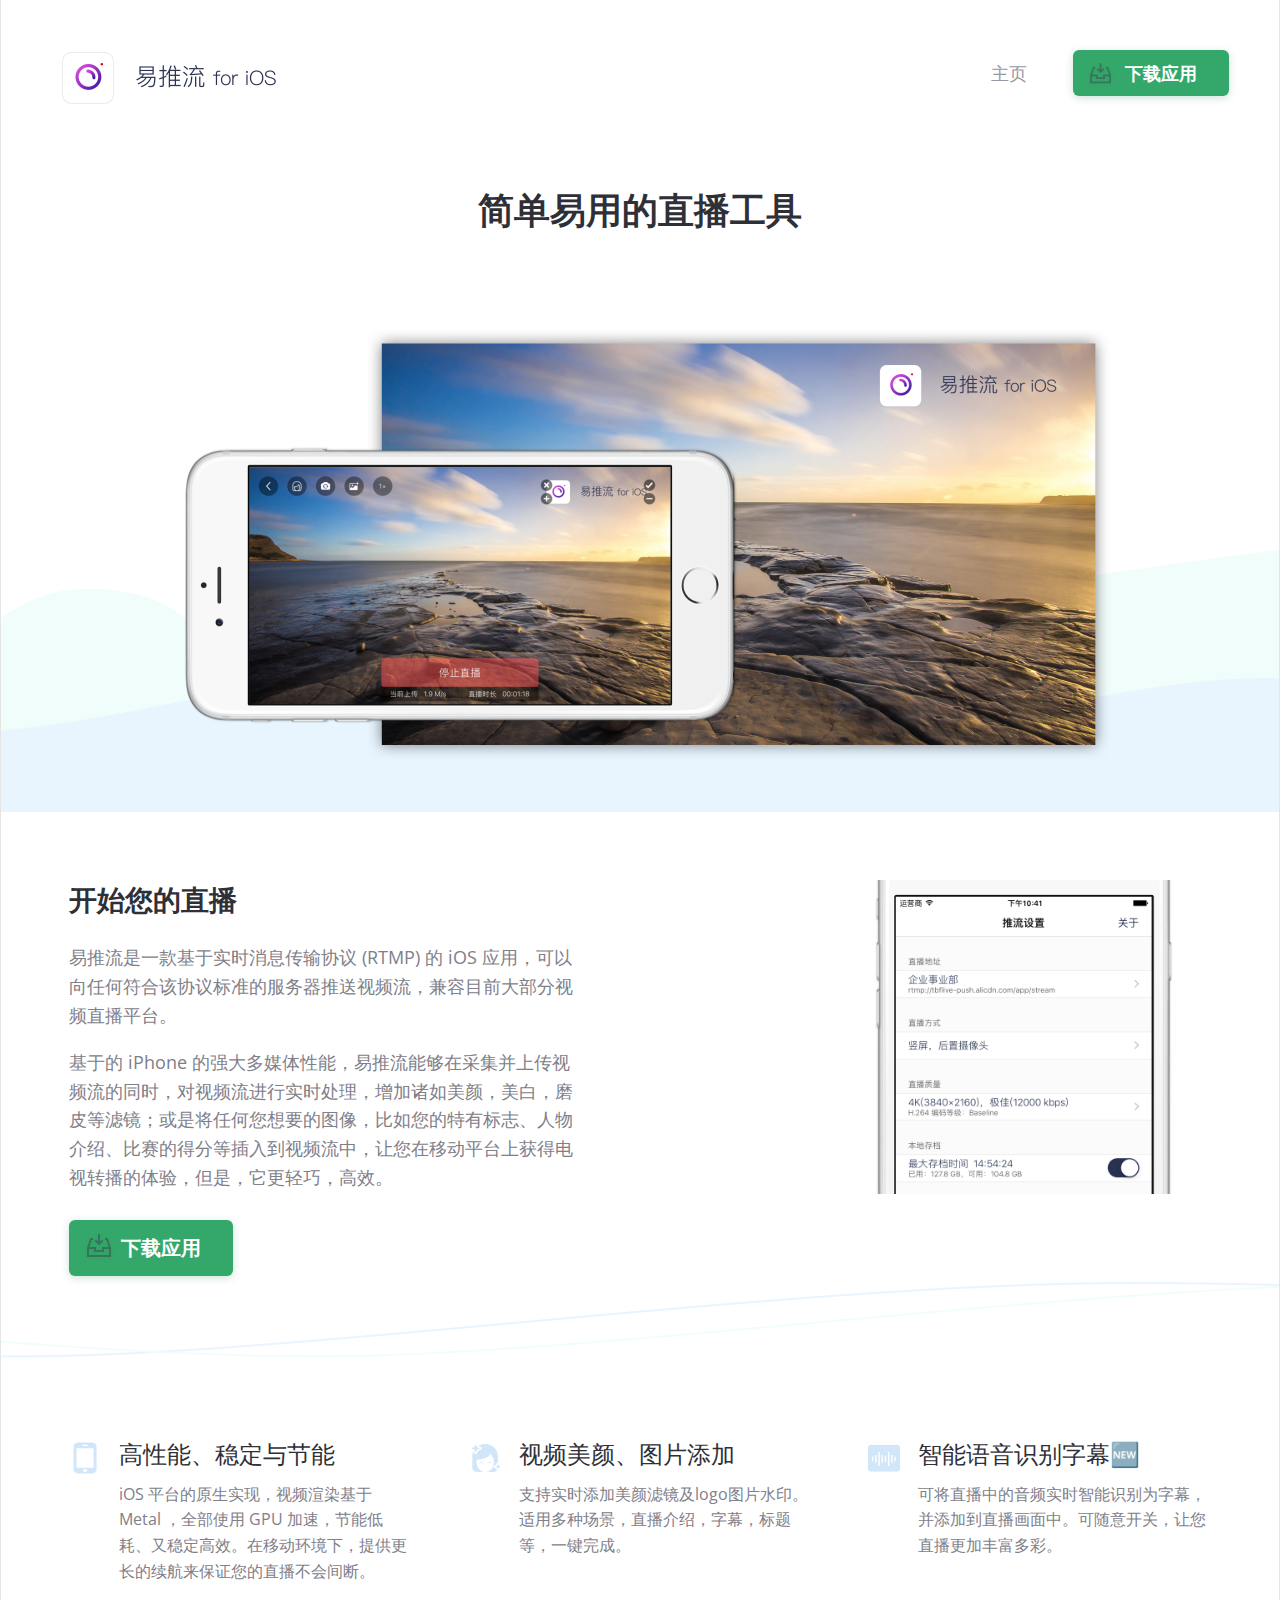
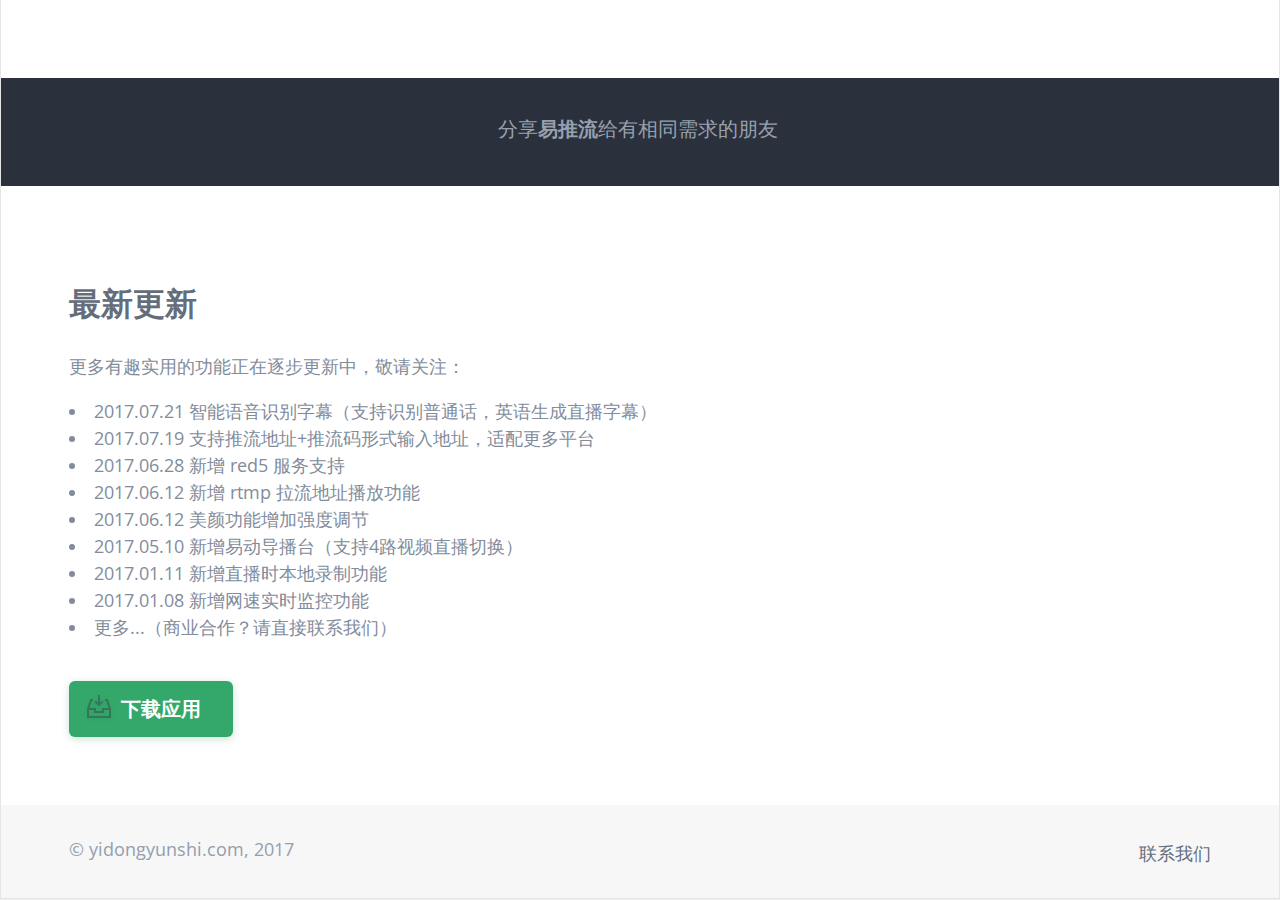
<file: index.html>
<!doctype html>
<html>

<head>
  <meta charset="utf-8">
  <meta http-equiv="X-UA-Compatible" content="IE=edge,chrome=1">
  <title>易推流 - 泛用型直播工具</title>
  <meta name="description" content="易推流">
  <meta name="viewport" content="width=device-width, initial-scale=1, maximum-scale=1">

  <link href='https://fonts.googleapis.com/css?family=Open+Sans:400,600,700' rel='stylesheet' type='text/css'>
  <link rel="stylesheet" href="css/normalize.min.css">
  <link rel="stylesheet" href="css/main.css">

  <!--[if lt IE 9]>
      <script src="//html5shiv.googlecode.com/svn/trunk/html5.js"></script>
  <![endif]-->
</head>

<body>
  <div class="l-container">
    <header class="navigation">
      <a href="./"><img class="logo" src="img/logo.png" alt="易推流" /></a>
      <nav>
        <a class="nav-link is-active" href="./">主页</a>
        <a href="https://itunes.apple.com/cn/app/id1185568023" class="download-button download-button--small">下载应用</a>
      </nav>
    </header>

<section class="preview">
  <h1 class="slogan">简单易用的直播工具</h1>
  <img src="./img/screenshot.png" alt="" />
</section>
<section class="introduction">
  <div class="content">
    <h2>开始您的直播</h2>
    <img src="./img/start-broadcast.png" alt="Start Broadcast" />
    <p>易推流是一款基于实时消息传输协议 (RTMP) 的 iOS 应用，可以向任何符合该协议标准的服务器推送视频流，兼容目前大部分视频直播平台。</p>
    <p>基于的 iPhone 的强大多媒体性能，易推流能够在采集并上传视频流的同时，对视频流进行实时处理，增加诸如美颜，美白，磨皮等滤镜；或是将任何您想要的图像，比如您的特有标志、人物介绍、比赛的得分等插入到视频流中，让您在移动平台上获得电视转播的体验，但是，它更轻巧，高效。</p>
    <a href="https://itunes.apple.com/cn/app/id1185568023" class="download-button">下载应用</a>
  </div>
</section>
<ul class="features">
  <li class="feature feature-performance">
    <h3>高性能、稳定与节能</h3>
    <p> iOS 平台的原生实现，视频渲染基于 Metal ，全部使用 GPU 加速，节能低耗、又稳定高效。在移动环境下，提供更长的续航来保证您的直播不会间断。</p>
  </li>
  <li class="feature feature-ios">
    <h3>视频美颜、图片添加</h3>
    <p>支持实时添加美颜滤镜及logo图片水印。适用多种场景，直播介绍，字幕，标题等，一键完成。</p>
    <!--<p class="note">为了保证最佳的推流质量，在使用 4K 分辨率时，请采用专线网络，或者提早测试移动网络拥挤时的推流质量。</p> -->
  </li>
  <li class="feature feature-speech ">
    <h3 >智能语音识别字幕🆕</h3>
    <p>可将直播中的音频实时智能识别为字幕，并添加到直播画面中。可随意开关，让您直播更加丰富多彩。</p>
  </li>
</ul>
<section class="tweet">
  <span class="share-prompt">分享<b>易推流</b>给有相同需求的朋友</span>
</section>
<section class="last-thing">
  <h2>最新更新</h2>
  <div class="content">
    <p>更多有趣实用的功能正在逐步更新中，敬请关注：</p>
    <ol>
      <li>2017.07.21 智能语音识别字幕（支持识别普通话，英语生成直播字幕）</li>
      <li>2017.07.19 支持推流地址+推流码形式输入地址，适配更多平台</li>
      <li>2017.06.28 新增 red5 服务支持</li>
      <li>2017.06.12 新增 rtmp 拉流地址播放功能</li>
      <li>2017.06.12 美颜功能增加强度调节</li>
      <li>2017.05.10 新增易动导播台（支持4路视频直播切换）</li>
      <li>2017.01.11 新增直播时本地录制功能</li>
      <li>2017.01.08 新增网速实时监控功能</li>
      <li>更多...（商业合作？请直接联系我们）</li>
    </ol>
  </div>
  <a href="https://itunes.apple.com/cn/app/id1185568023" class="download-button">下载应用</a>
</section>
    <footer class="footer">
      <p class="copyright">© yidongyunshi.com, 2017</p>
      <nav>
        <a href="mailto:feedback@yidongyunshi.com">联系我们</a>
      </nav>
    </footer>
  </div>
  <script>
  (function(i,s,o,g,r,a,m){i['GoogleAnalyticsObject']=r;i[r]=i[r]||function(){
  (i[r].q=i[r].q||[]).push(arguments)},i[r].l=1*new Date();a=s.createElement(o),
  m=s.getElementsByTagName(o)[0];a.async=1;a.src=g;m.parentNode.insertBefore(a,m)
  })(window,document,'script','https://www.google-analytics.com/analytics.js','ga');
  ga('create', 'UA-89976596-1', 'auto');
  ga('send', 'pageview');
  </script>
</html>
</file>
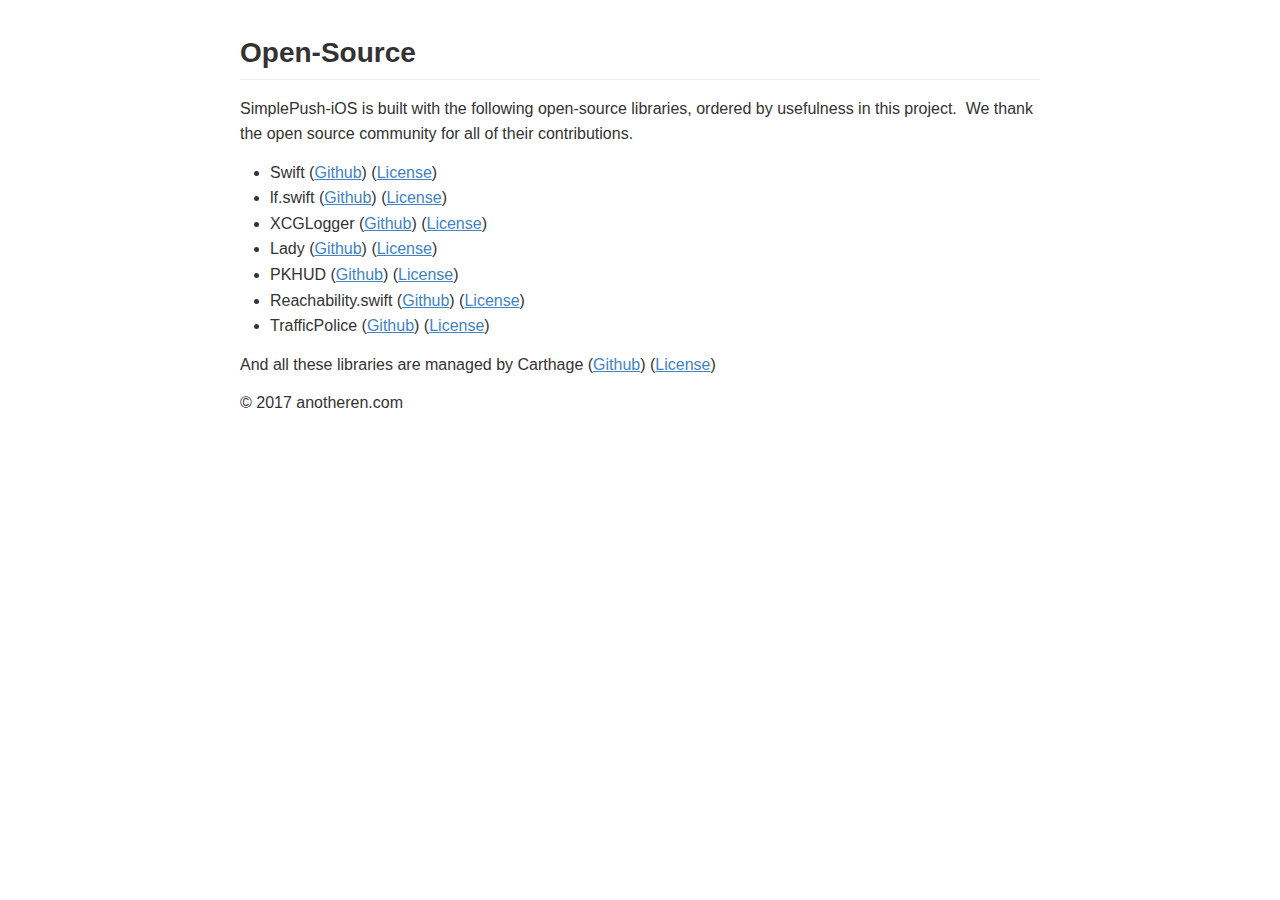
<file: app/open_source.html>
<!doctype html>
<html>
<head>
<meta charset='UTF-8'><meta name='viewport' content='width=device-width initial-scale=1'>
<title>open_source.md</title><link href='http://fonts.googleapis.com/css?family=Open+Sans:400italic,700italic,700,400&subset=latin,latin-ext' rel='stylesheet' type='text/css'><style type='text/css'>html, body {overflow-x: initial !important;}html { font-size: 14px; background-color: rgb(255, 255, 255); color: rgb(51, 51, 51); }
body { margin: 0px; padding: 0px; height: auto; bottom: 0px; top: 0px; left: 0px; right: 0px; font-family: 'Helvetica Neue', Helvetica, Arial, sans-serif; font-size: 1rem; line-height: 1.42857143; overflow-x: hidden; background-image: inherit; background-size: inherit; background-attachment: inherit; background-origin: inherit; background-clip: inherit; background-color: inherit; background-position: inherit inherit; background-repeat: inherit inherit; }
a:active, a:hover { outline: 0px; }
.in-text-selection, ::selection { background-color: rgb(181, 214, 252); text-shadow: none; background-position: initial initial; background-repeat: initial initial; }
#write { margin: 0px auto; height: auto; width: inherit; word-break: normal; word-wrap: break-word; position: relative; padding-bottom: 70px; white-space: pre-wrap; overflow-x: auto; }
.for-image #write { padding-left: 8px; padding-right: 8px; }
body.typora-export { padding-left: 30px; padding-right: 30px; }
@media screen and (max-width: 500px) { 
  body.typora-export { padding-left: 0px; padding-right: 0px; }
  .CodeMirror-sizer { margin-left: 0px !important; }
  .CodeMirror-gutters { display: none !important; }
}
.typora-export #write { margin: 0px auto; }
#write > p:first-child, #write > ul:first-child, #write > ol:first-child, #write > pre:first-child, #write > blockquote:first-child, #write > div:first-child, #write > table:first-child { margin-top: 30px; }
#write li > table:first-child { margin-top: -20px; }
img { max-width: 100%; vertical-align: middle; }
input, button, select, textarea { color: inherit; font-family: inherit; font-size: inherit; font-style: inherit; font-variant-caps: inherit; font-weight: inherit; line-height: inherit; }
input[type="checkbox"], input[type="radio"] { line-height: normal; padding: 0px; }
::before, ::after, * { box-sizing: border-box; }
#write p, #write h1, #write h2, #write h3, #write h4, #write h5, #write h6, #write div, #write pre { width: inherit; }
#write p, #write h1, #write h2, #write h3, #write h4, #write h5, #write h6 { position: relative; }
h1 { font-size: 2rem; }
h2 { font-size: 1.8rem; }
h3 { font-size: 1.6rem; }
h4 { font-size: 1.4rem; }
h5 { font-size: 1.2rem; }
h6 { font-size: 1rem; }
p { -webkit-margin-before: 1rem; -webkit-margin-after: 1rem; -webkit-margin-start: 0px; -webkit-margin-end: 0px; }
.mathjax-block { margin-top: 0px; margin-bottom: 0px; -webkit-margin-before: 0rem; -webkit-margin-after: 0rem; }
.hidden { display: none; }
.md-blockmeta { color: rgb(204, 204, 204); font-weight: bold; font-style: italic; }
a { cursor: pointer; }
#write input[type="checkbox"] { cursor: pointer; width: inherit; height: inherit; margin: 4px 0px 0px; }
tr { page-break-inside: avoid; page-break-after: auto; }
thead { display: table-header-group; }
table { border-collapse: collapse; border-spacing: 0px; width: 100%; overflow: auto; page-break-inside: auto; text-align: left; }
table.md-table td { min-width: 80px; }
.CodeMirror-gutters { border-right-width: 0px; background-color: inherit; }
.CodeMirror { text-align: left; }
.CodeMirror-placeholder { opacity: 0.3; }
.CodeMirror pre { padding: 0px 4px; }
.CodeMirror-lines { padding: 0px; }
div.hr:focus { cursor: none; }
pre { white-space: pre-wrap; }
.CodeMirror-gutters { margin-right: 4px; }
.md-fences { font-size: 0.9rem; display: block; page-break-inside: avoid; text-align: left; overflow: visible; white-space: pre; background-image: inherit; background-size: inherit; background-attachment: inherit; background-origin: inherit; background-clip: inherit; background-color: inherit; position: relative !important; background-position: inherit inherit; background-repeat: inherit inherit; }
.md-diagram-panel { width: 100%; margin-top: 10px; text-align: center; padding-top: 0px; padding-bottom: 8px; overflow-x: auto; }
.md-fences .CodeMirror.CodeMirror-wrap { top: -1.6em; margin-bottom: -1.6em; }
.md-fences.mock-cm { white-space: pre-wrap; }
.show-fences-line-number .md-fences { padding-left: 0px; }
.show-fences-line-number .md-fences.mock-cm { padding-left: 40px; }
.footnotes { opacity: 0.8; font-size: 0.9rem; padding-top: 1em; padding-bottom: 1em; }
.footnotes + .footnotes { margin-top: -1em; }
.md-reset { margin: 0px; padding: 0px; border: 0px; outline: 0px; vertical-align: top; background-color: transparent; text-decoration: none; text-shadow: none; float: none; position: static; width: auto; height: auto; white-space: nowrap; cursor: inherit; line-height: normal; font-weight: normal; text-align: left; box-sizing: content-box; direction: ltr; background-position: initial initial; background-repeat: initial initial; }
li div { padding-top: 0px; }
blockquote { margin: 1rem 0px; }
li p, li .mathjax-block { margin: 0.5rem 0px; }
li { margin: 0px; position: relative; }
blockquote > :last-child { margin-bottom: 0px; }
blockquote > :first-child { margin-top: 0px; }
.footnotes-area { color: rgb(136, 136, 136); margin-top: 0.714rem; padding-bottom: 0.143rem; }
@media print { 
  html, body { height: 100%; }
  .typora-export * { -webkit-print-color-adjust: exact; }
  h1, h2, h3, h4, h5, h6 { page-break-after: avoid; break-after: avoid-page; orphans: 2; }
  p { orphans: 4; }
  html.blink-to-pdf { font-size: 13px; }
  .typora-export #write { padding-left: 1cm; padding-right: 1cm; }
  .typora-export #write::after { height: 0px; }
  @page { margin: 20mm 0mm; }
}
.footnote-line { margin-top: 0.714em; font-size: 0.7em; }
a img, img a { cursor: pointer; }
pre.md-meta-block { font-size: 0.8rem; min-height: 2.86rem; white-space: pre-wrap; background-color: rgb(204, 204, 204); display: block; overflow-x: hidden; background-position: initial initial; background-repeat: initial initial; }
p .md-image:only-child { display: inline-block; width: 100%; text-align: center; }
#write .MathJax_Display { margin: 0.8em 0px 0px; }
.mathjax-block { white-space: pre; overflow: hidden; width: 100%; }
p + .mathjax-block { margin-top: -1.143rem; }
.mathjax-block:not(:empty)::after { display: none; }
[contenteditable="true"]:active, [contenteditable="true"]:focus { outline: none; box-shadow: none; }
.task-list { list-style-type: none; }
.task-list-item { position: relative; padding-left: 1em; }
.task-list-item input { position: absolute; top: 0px; left: 0px; }
.math { font-size: 1rem; }
.md-toc { min-height: 3.58rem; position: relative; font-size: 0.9rem; border-top-left-radius: 10px; border-top-right-radius: 10px; border-bottom-right-radius: 10px; border-bottom-left-radius: 10px; }
.md-toc-content { position: relative; margin-left: 0px; }
.md-toc::after, .md-toc-content::after { display: none; }
.md-toc-item { display: block; color: rgb(65, 131, 196); text-decoration: none; }
.md-toc-inner:hover { }
.md-toc-inner { display: inline-block; cursor: pointer; }
.md-toc-h1 .md-toc-inner { margin-left: 0px; font-weight: bold; }
.md-toc-h2 .md-toc-inner { margin-left: 2em; }
.md-toc-h3 .md-toc-inner { margin-left: 4em; }
.md-toc-h4 .md-toc-inner { margin-left: 6em; }
.md-toc-h5 .md-toc-inner { margin-left: 8em; }
.md-toc-h6 .md-toc-inner { margin-left: 10em; }
@media screen and (max-width: 48em) { 
  .md-toc-h3 .md-toc-inner { margin-left: 3.5em; }
  .md-toc-h4 .md-toc-inner { margin-left: 5em; }
  .md-toc-h5 .md-toc-inner { margin-left: 6.5em; }
  .md-toc-h6 .md-toc-inner { margin-left: 8em; }
}
a.md-toc-inner { font-size: inherit; font-style: inherit; font-weight: inherit; line-height: inherit; }
.footnote-line a:not(.reversefootnote) { color: inherit; }
.md-attr { display: none; }
.md-fn-count::after { content: '.'; }
.md-tag { opacity: 0.5; }
.md-comment { color: rgb(162, 127, 3); opacity: 0.8; font-family: monospace; }
code { text-align: left; }
h1 .md-tag, h2 .md-tag, h3 .md-tag, h4 .md-tag, h5 .md-tag, h6 .md-tag { font-weight: initial; opacity: 0.35; }
a.md-print-anchor { border: none !important; display: inline-block !important; position: absolute !important; width: 1px !important; right: 0px !important; outline: none !important; background-color: transparent !important; text-shadow: initial !important; background-position: initial initial !important; background-repeat: initial initial !important; }
.md-inline-math .MathJax_SVG .noError { display: none !important; }
.mathjax-block .MathJax_SVG_Display { text-align: center; margin: 1em 0em; position: relative; text-indent: 0px; max-width: none; max-height: none; min-height: 0px; min-width: 100%; width: auto; display: block !important; }
.MathJax_SVG_Display, .md-inline-math .MathJax_SVG_Display { width: auto; margin: inherit; display: inline-block !important; }
.MathJax_SVG .MJX-monospace { font-family: monospace; }
.MathJax_SVG .MJX-sans-serif { font-family: sans-serif; }
.MathJax_SVG { display: inline; font-style: normal; font-weight: normal; line-height: normal; zoom: 90%; text-indent: 0px; text-align: left; text-transform: none; letter-spacing: normal; word-spacing: normal; word-wrap: normal; white-space: nowrap; float: none; direction: ltr; max-width: none; max-height: none; min-width: 0px; min-height: 0px; border: 0px; padding: 0px; margin: 0px; }
.MathJax_SVG * { -webkit-transition: none; transition: none; }


@include-when-export url(http://fonts.googleapis.com/css?family=Open+Sans:400italic,700italic,700,400&subset=latin,latin-ext);

/**
 * css forked from https://github.com/GitbookIO/gitbook 
 * www.gitbook.com
 * Apache License
 * https://github.com/GitbookIO/gitbook/blob/master/LICENSE
 **/

@font-face {
    font-family: 'Open Sans';
    font-style: normal;
    font-weight: normal;
    src: local('Open Sans Regular'),url('file:///Users/liudong/Library/Application%20Support/abnerworks.Typora/themes/github/400.woff') format('woff')
}

@font-face {
    font-family: 'Open Sans';
    font-style: italic;
    font-weight: normal;
    src: local('Open Sans Italic'),url('file:///Users/liudong/Library/Application%20Support/abnerworks.Typora/themes/github/400i.woff') format('woff')
}

@font-face {
    font-family: 'Open Sans';
    font-style: normal;
    font-weight: bold;
    src: local('Open Sans Bold'),url('file:///Users/liudong/Library/Application%20Support/abnerworks.Typora/themes/github/700.woff') format('woff')
}

@font-face {
    font-family: 'Open Sans';
    font-style: italic;
    font-weight: bold;
    src: local('Open Sans Bold Italic'),url('file:///Users/liudong/Library/Application%20Support/abnerworks.Typora/themes/github/700i.woff') format('woff')
}

html {
    font-size: 16px;
}

body {
    font-family: "Open Sans","Clear Sans","Helvetica Neue",Helvetica,Arial,sans-serif;
    color: rgb(51, 51, 51);
    line-height: 1.6;
}

#write{
    max-width: 860px;
  	margin: 0 auto;
  	padding: 20px 30px 40px 30px;
	padding-top: 20px;
    padding-bottom: 100px;
}
#write > ul:first-child,
#write > ol:first-child{
    margin-top: 30px;
}

body > *:first-child {
    margin-top: 0 !important;
}
body > *:last-child {
    margin-bottom: 0 !important;
}
a {
    color: #4183C4;
}
h1,
h2,
h3,
h4,
h5,
h6 {
    position: relative;
    margin-top: 1rem;
    margin-bottom: 1rem;
    font-weight: bold;
    line-height: 1.4;
    cursor: text;
}
h1:hover a.anchor,
h2:hover a.anchor,
h3:hover a.anchor,
h4:hover a.anchor,
h5:hover a.anchor,
h6:hover a.anchor {
    /*background: url("file:///Users/liudong/Library/Application%20Support/images/modules/styleguide/para.png") no-repeat 10px center;*/
    text-decoration: none;
}
h1 tt,
h1 code {
    font-size: inherit;
}
h2 tt,
h2 code {
    font-size: inherit;
}
h3 tt,
h3 code {
    font-size: inherit;
}
h4 tt,
h4 code {
    font-size: inherit;
}
h5 tt,
h5 code {
    font-size: inherit;
}
h6 tt,
h6 code {
    font-size: inherit;
}
h1 {
    padding-bottom: .3em;
    font-size: 2.25em;
    line-height: 1.2;
    border-bottom: 1px solid #eee;
}
h2 {
   padding-bottom: .3em;
    font-size: 1.75em;
    line-height: 1.225;
    border-bottom: 1px solid #eee;
}
h3 {
    font-size: 1.5em;
    line-height: 1.43;
}
h4 {
    font-size: 1.25em;
}
h5 {
    font-size: 1em;
}
h6 {
   font-size: 1em;
    color: #777;
}
p,
blockquote,
ul,
ol,
dl,
table{
    margin: 0.8em 0;
}
li>ol,
li>ul {
    margin: 0 0;
}
hr {
    height: 4px;
    padding: 0;
    margin: 16px 0;
    background-color: #e7e7e7;
    border: 0 none;
    overflow: hidden;
    box-sizing: content-box;
    border-bottom: 1px solid #ddd;
}

body > h2:first-child {
    margin-top: 0;
    padding-top: 0;
}
body > h1:first-child {
    margin-top: 0;
    padding-top: 0;
}
body > h1:first-child + h2 {
    margin-top: 0;
    padding-top: 0;
}
body > h3:first-child,
body > h4:first-child,
body > h5:first-child,
body > h6:first-child {
    margin-top: 0;
    padding-top: 0;
}
a:first-child h1,
a:first-child h2,
a:first-child h3,
a:first-child h4,
a:first-child h5,
a:first-child h6 {
    margin-top: 0;
    padding-top: 0;
}
h1 p,
h2 p,
h3 p,
h4 p,
h5 p,
h6 p {
    margin-top: 0;
}
li p.first {
    display: inline-block;
}
ul,
ol {
    padding-left: 30px;
}
ul:first-child,
ol:first-child {
    margin-top: 0;
}
ul:last-child,
ol:last-child {
    margin-bottom: 0;
}
blockquote {
    border-left: 4px solid #dddddd;
    padding: 0 15px;
    color: #777777;
}
blockquote blockquote {
    padding-right: 0;
}
table {
    padding: 0;
    word-break: initial;
}
#write {
    overflow-x: auto;
}
table tr {
    border-top: 1px solid #cccccc;
    background-color: white;
    margin: 0;
    padding: 0;
}
table tr:nth-child(2n) {
    background-color: #f8f8f8;
}
table tr th {
    font-weight: bold;
    border: 1px solid #cccccc;
    text-align: left;
    margin: 0;
    padding: 6px 13px;
}
table tr td {
    border: 1px solid #cccccc;
    text-align: left;
    margin: 0;
    padding: 6px 13px;
}
table tr th:first-child,
table tr td:first-child {
    margin-top: 0;
}
table tr th:last-child,
table tr td:last-child {
    margin-bottom: 0;
}

.CodeMirror-gutters {
    border-right: 1px solid #ddd;
}

.md-fences,
code,
tt {
    border: 1px solid #ddd;
    background-color: #f8f8f8;
    border-radius: 3px;
    padding: 0;
    font-family: Consolas, "Liberation Mono", Courier, monospace;
    padding: 2px 4px 0px 4px;
    font-size: 0.9em;
}

.md-fences {
    margin-bottom: 15px;
    margin-top: 15px;
    padding: 0.2em 1em;
    padding-top: 8px;
    padding-bottom: 6px;
}
.task-list{
	padding-left: 0;
}

.task-list-item {
	padding-left:32px;
}

.task-list-item input {
  top: 3px;
  left: 8px;
}

@media screen and (min-width: 914px) {
    /*body {
        width: 854px;
        margin: 0 auto;
    }*/
}
@media print {
    html {
        font-size: 13px;
    }
    table,
    pre {
        page-break-inside: avoid;
    }
    pre {
        word-wrap: break-word;
    }
}

.md-fences {
	background-color: #f8f8f8;
}
#write pre.md-meta-block {
	padding: 1rem;
    font-size: 85%;
    line-height: 1.45;
    background-color: #f7f7f7;
    border: 0;
    border-radius: 3px;
    color: #777777;
    margin-top: 0 !important;
}

.mathjax-block>.code-tooltip {
	bottom: .375rem;
}

#write>h3.md-focus:before{
	left: -1.5625rem;
	top: .375rem;
}
#write>h4.md-focus:before{
	left: -1.5625rem;
	top: .285714286rem;
}
#write>h5.md-focus:before{
	left: -1.5625rem;
	top: .285714286rem;
}
#write>h6.md-focus:before{
	left: -1.5625rem;
	top: .285714286rem;
}
.md-image>.md-meta {
    border: 1px solid #ddd;
    border-radius: 3px;
    font-family: Consolas, "Liberation Mono", Courier, monospace;
    padding: 2px 4px 0px 4px;
    font-size: 0.9em;
    color: inherit;
}

.md-tag{
	color: inherit;
}

.md-toc { 
    margin-top:20px;
    padding-bottom:20px;
}

#typora-quick-open {
    border: 1px solid #ddd;
    background-color: #f8f8f8;
}

#typora-quick-open-item {
    background-color: #FAFAFA;
    border-color: #FEFEFE #e5e5e5 #e5e5e5 #eee;
    border-style: solid;
    border-width: 1px;
}

#md-notification:before {
    top: 10px;
}

/** focus mode */
.on-focus-mode blockquote {
    border-left-color: rgba(85, 85, 85, 0.12);
}

header, .context-menu, .megamenu-content, footer{
    font-family: "Segoe UI", "Arial", sans-serif;
}


</style>
</head>
<body class='typora-export' >
<div  id='write'  class = 'is-mac'><h2><a name='header-c1' class='md-header-anchor '></a>Open-Source</h2><p>SimplePush-iOS is built with the following open-source libraries, ordered by usefulness in this project.  We thank the open source community for all of their contributions.</p><ul><li>Swift (<a href='https://github.com/apple/swift'>Github</a>) (<a href='https://github.com/apple/swift/blob/master/LICENSE.txt'>License</a>)</li><li>lf.swift (<a href='https://github.com/shogo4405/lf.swift'>Github</a>) (<a href='https://github.com/shogo4405/lf.swift/blob/master/LICENSE.txt'>License</a>)</li><li>XCGLogger (<a href='https://github.com/DaveWoodCom/XCGLogger'>Github</a>) (<a href='https://github.com/DaveWoodCom/XCGLogger/blob/master/LICENSE.txt'>License</a>)</li><li>Lady (<a href='https://github.com/Limon-O-O/Lady'>Github</a>) (<a href='https://github.com/Limon-O-O/Lady/blob/master/LICENSE'>License</a>)</li><li>PKHUD (<a href='https://github.com/pkluz/PKHUD'>Github</a>) (<a href='https://github.com/pkluz/PKHUD/blob/master/LICENSE'>License</a>)</li><li>Reachability.swift (<a href='https://github.com/ashleymills/Reachability.swift'>Github</a>) (<a href='https://github.com/ashleymills/Reachability.swift/blob/master/LICENSE'>License</a>)</li><li>TrafficPolice (<a href='https://github.com/anotheren/TrafficPolice'>Github</a>) (<a href='https://github.com/anotheren/TrafficPolice/blob/master/LICENSE'>License</a>)</li></ul><p>And all these libraries are managed by Carthage (<a href='https://github.com/Carthage/Carthage'>Github</a>) (<a href='https://github.com/Carthage/Carthage/blob/master/LICENSE.md'>License</a>)</p><p>© 2017 anotheren.com</p></div>
</body>
</html>
</file>
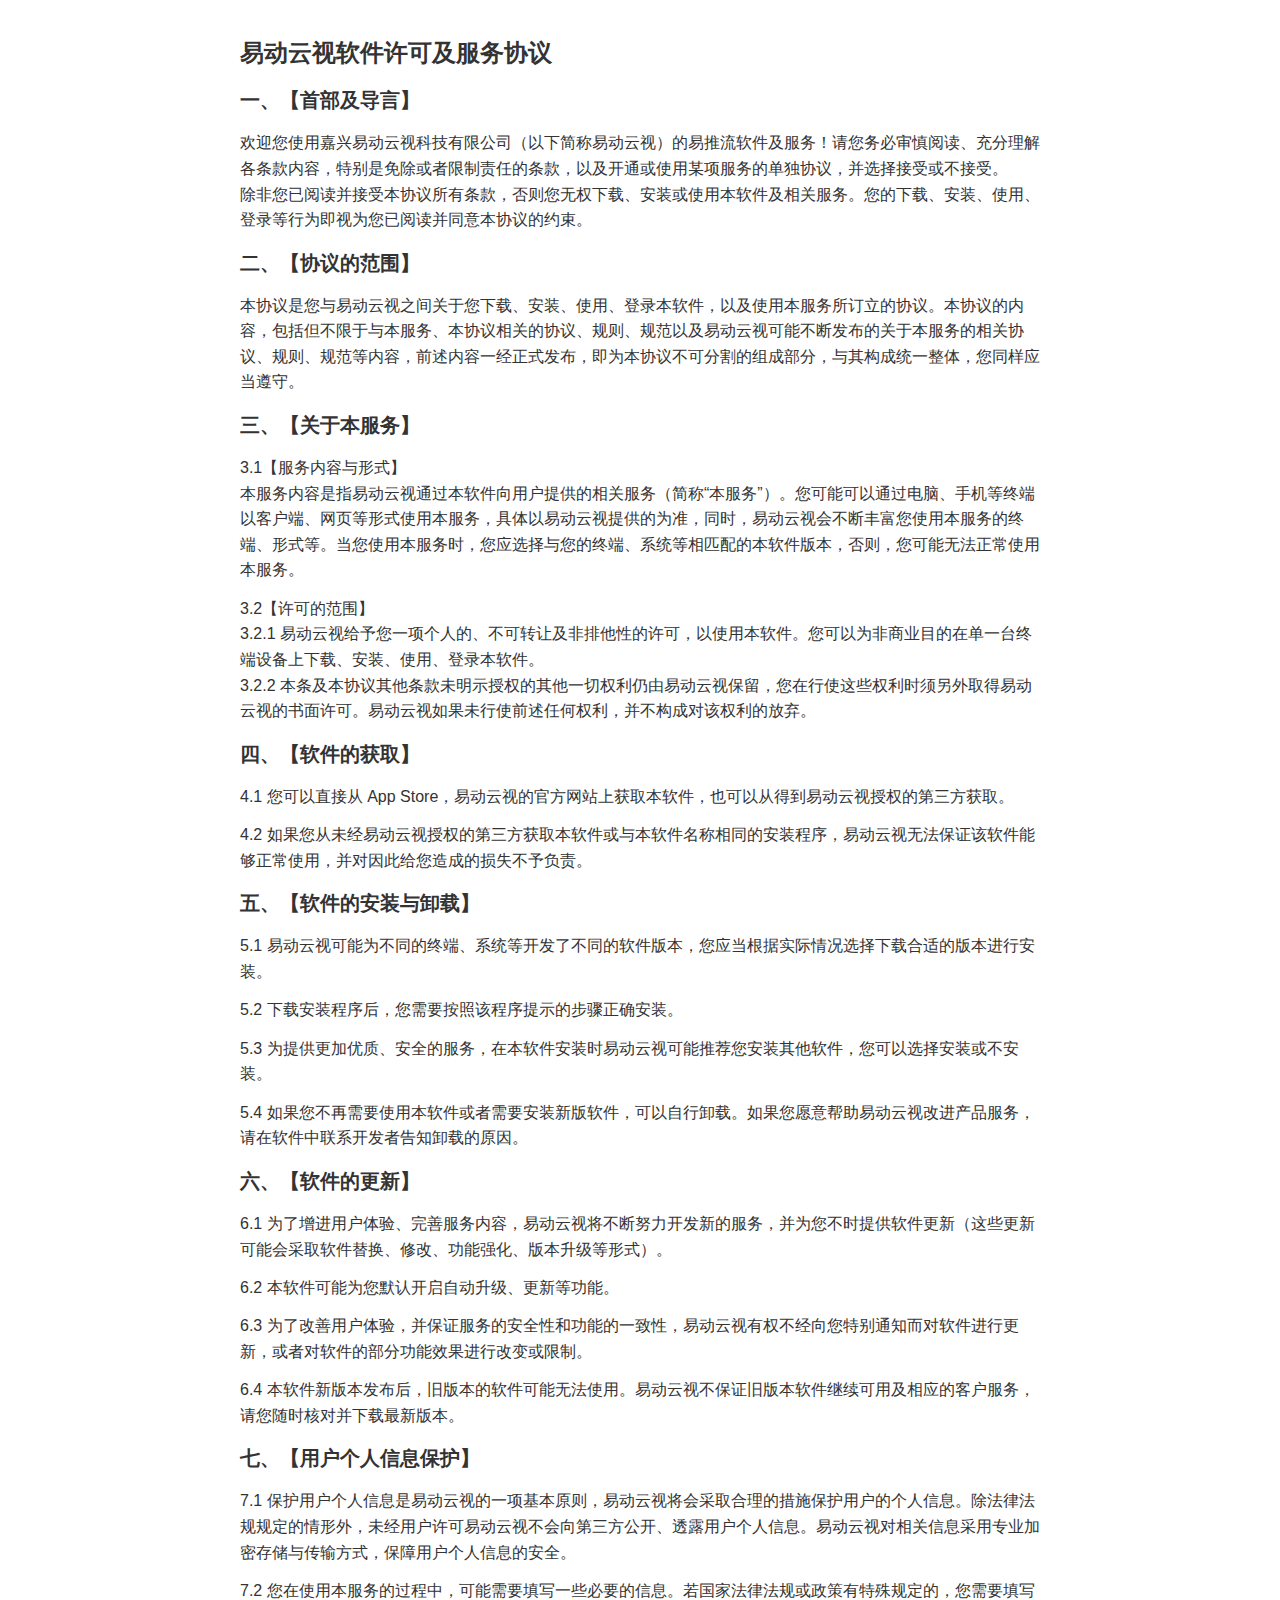
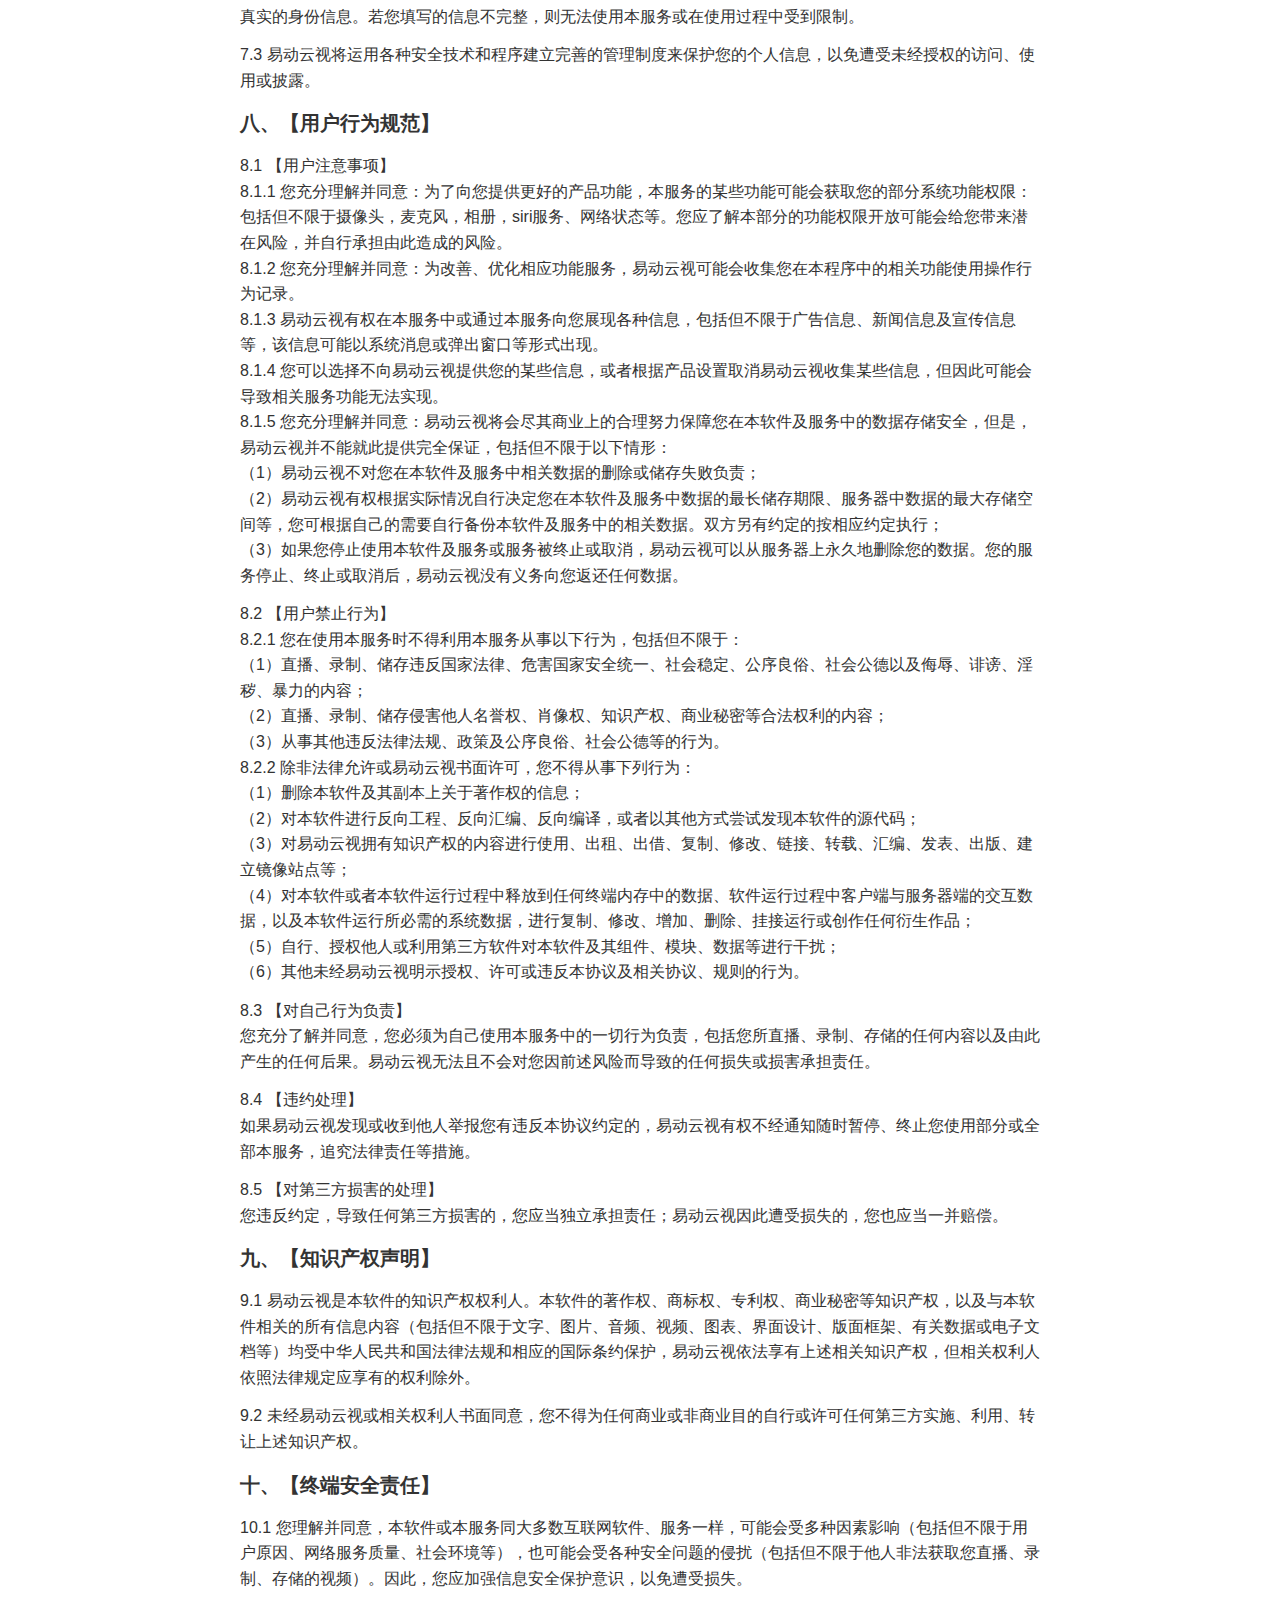
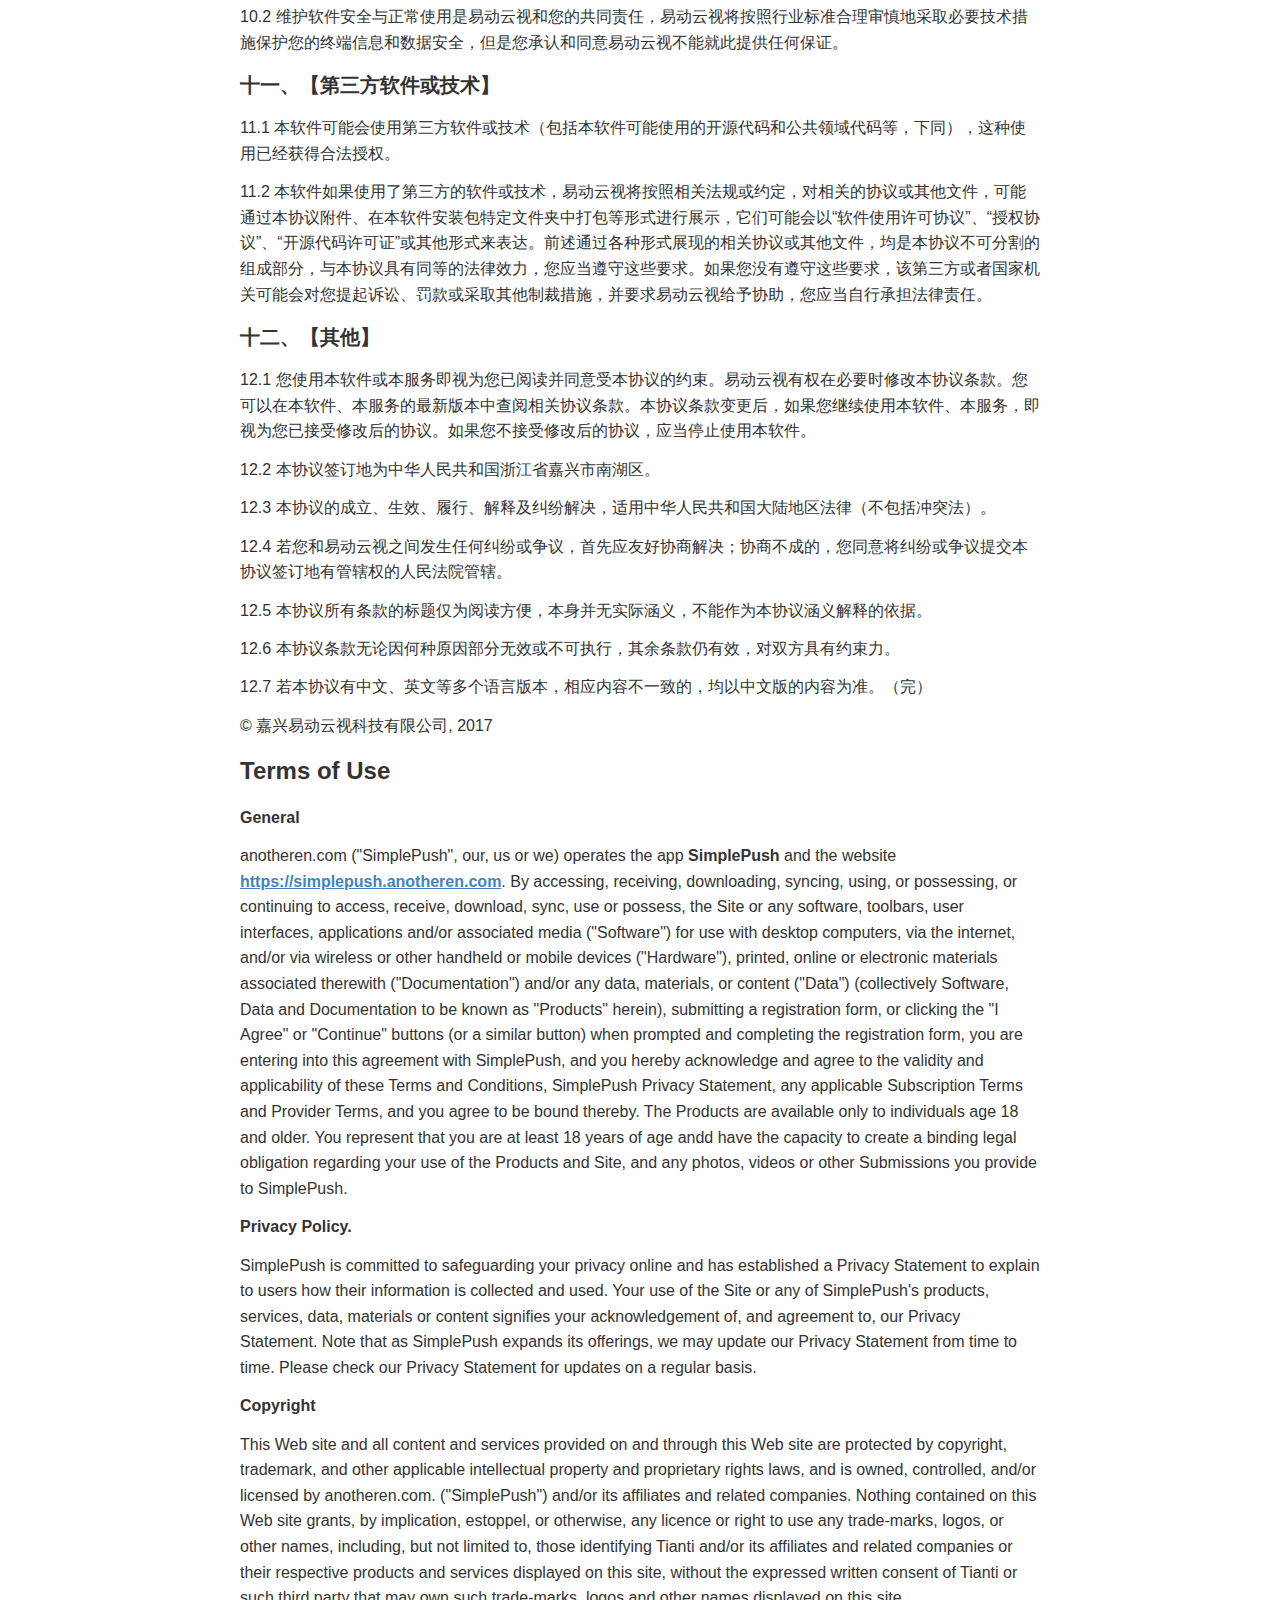
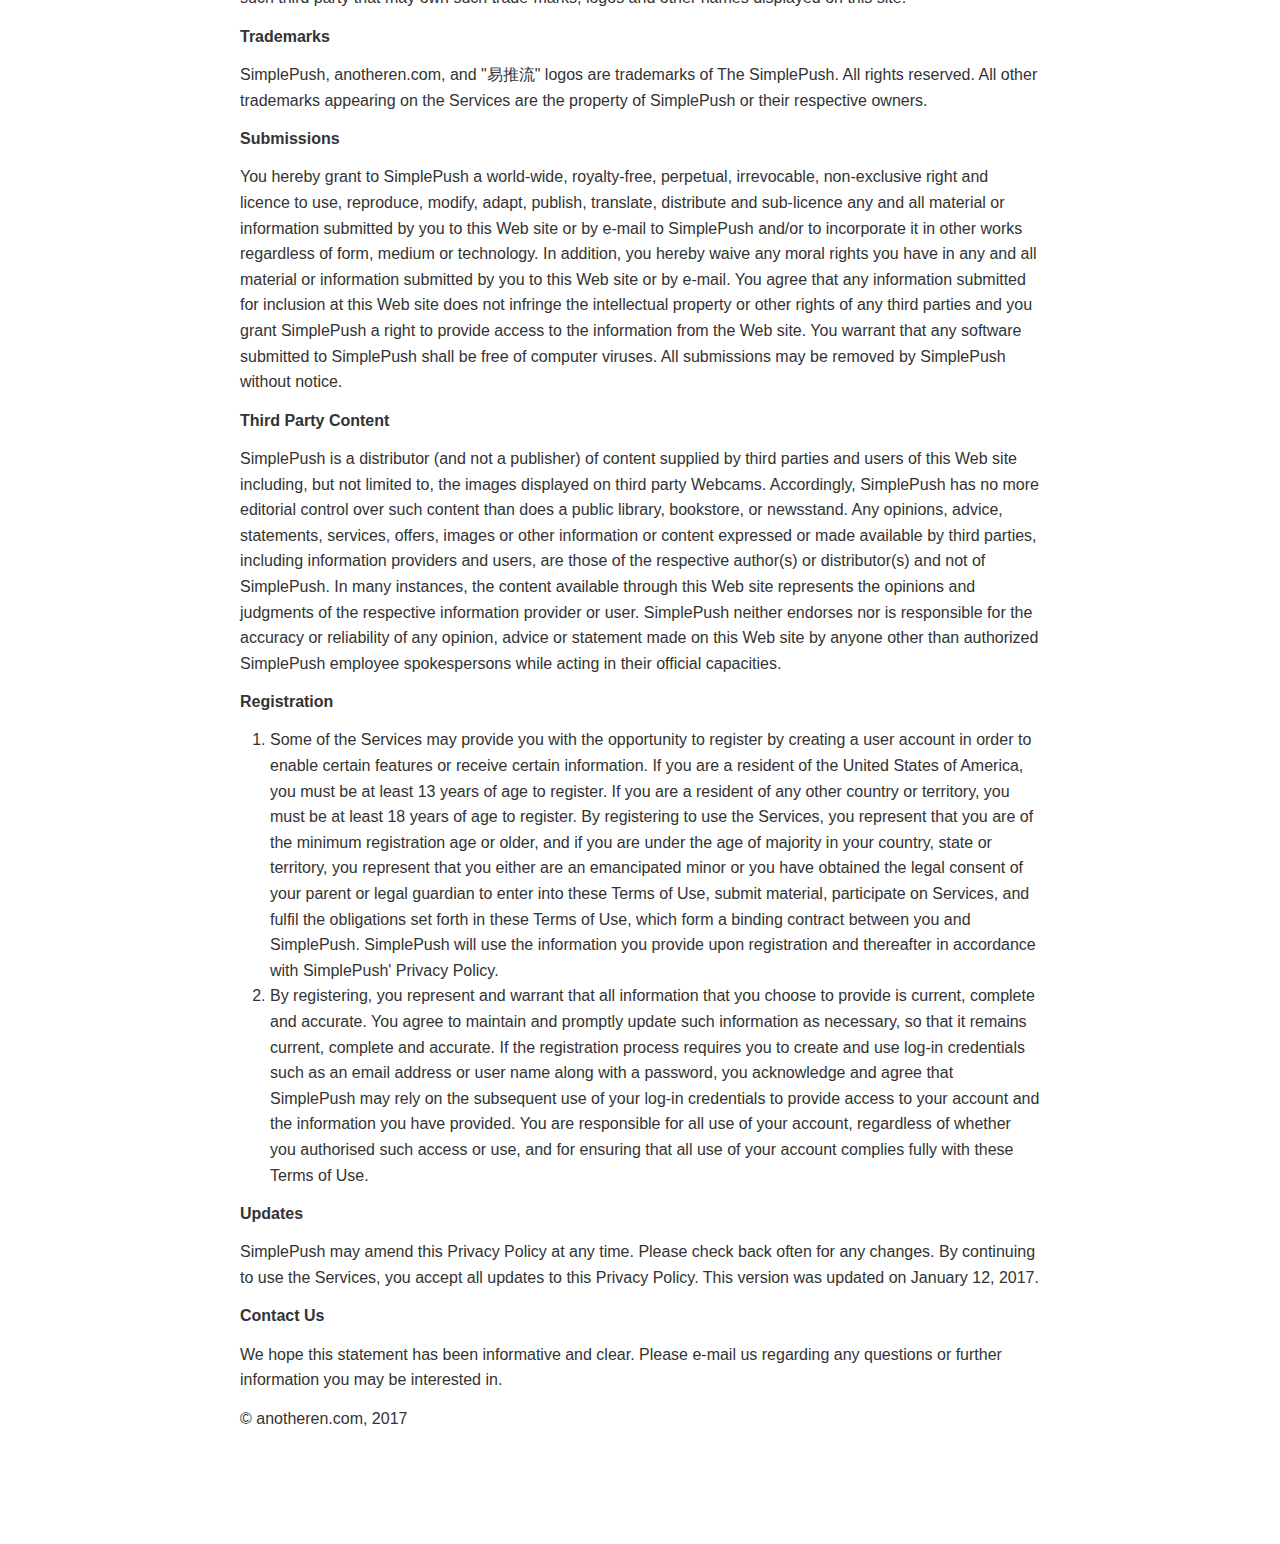
<file: app/terms_of_use.html>
<!doctype html>
<html>
<head>
<meta charset='UTF-8'><meta name='viewport' content='width=device-width initial-scale=1'>
<title>terms_of_use.md</title><link href='http://fonts.googleapis.com/css?family=Open+Sans:400italic,700italic,700,400&subset=latin,latin-ext' rel='stylesheet' type='text/css'><style type='text/css'>html, body {overflow-x: initial !important;}html { font-size: 14px; background-color: rgb(255, 255, 255); color: rgb(51, 51, 51); }
body { margin: 0px; padding: 0px; height: auto; bottom: 0px; top: 0px; left: 0px; right: 0px; font-family: 'Helvetica Neue', Helvetica, Arial, sans-serif; font-size: 1rem; line-height: 1.42857143; overflow-x: hidden; background-image: inherit; background-size: inherit; background-attachment: inherit; background-origin: inherit; background-clip: inherit; background-color: inherit; background-position: inherit inherit; background-repeat: inherit inherit; }
a:active, a:hover { outline: 0px; }
.in-text-selection, ::selection { background-color: rgb(181, 214, 252); text-shadow: none; background-position: initial initial; background-repeat: initial initial; }
#write { margin: 0px auto; height: auto; width: inherit; word-break: normal; word-wrap: break-word; position: relative; padding-bottom: 70px; white-space: pre-wrap; overflow-x: auto; }
.for-image #write { padding-left: 8px; padding-right: 8px; }
body.typora-export { padding-left: 30px; padding-right: 30px; }
@media screen and (max-width: 500px) { 
  body.typora-export { padding-left: 0px; padding-right: 0px; }
  .CodeMirror-sizer { margin-left: 0px !important; }
  .CodeMirror-gutters { display: none !important; }
}
.typora-export #write { margin: 0px auto; }
#write > p:first-child, #write > ul:first-child, #write > ol:first-child, #write > pre:first-child, #write > blockquote:first-child, #write > div:first-child, #write > table:first-child { margin-top: 30px; }
#write li > table:first-child { margin-top: -20px; }
img { max-width: 100%; vertical-align: middle; }
input, button, select, textarea { color: inherit; font-family: inherit; font-size: inherit; font-style: inherit; font-variant-caps: inherit; font-weight: inherit; line-height: inherit; }
input[type="checkbox"], input[type="radio"] { line-height: normal; padding: 0px; }
::before, ::after, * { box-sizing: border-box; }
#write p, #write h1, #write h2, #write h3, #write h4, #write h5, #write h6, #write div, #write pre { width: inherit; }
#write p, #write h1, #write h2, #write h3, #write h4, #write h5, #write h6 { position: relative; }
h1 { font-size: 2rem; }
h2 { font-size: 1.8rem; }
h3 { font-size: 1.6rem; }
h4 { font-size: 1.4rem; }
h5 { font-size: 1.2rem; }
h6 { font-size: 1rem; }
p { -webkit-margin-before: 1rem; -webkit-margin-after: 1rem; -webkit-margin-start: 0px; -webkit-margin-end: 0px; }
.mathjax-block { margin-top: 0px; margin-bottom: 0px; -webkit-margin-before: 0rem; -webkit-margin-after: 0rem; }
.hidden { display: none; }
.md-blockmeta { color: rgb(204, 204, 204); font-weight: bold; font-style: italic; }
a { cursor: pointer; }
#write input[type="checkbox"] { cursor: pointer; width: inherit; height: inherit; margin: 4px 0px 0px; }
tr { break-inside: avoid; break-after: auto; }
thead { display: table-header-group; }
table { border-collapse: collapse; border-spacing: 0px; width: 100%; overflow: auto; break-inside: auto; text-align: left; }
table.md-table td { min-width: 80px; }
.CodeMirror-gutters { border-right-width: 0px; background-color: inherit; }
.CodeMirror { text-align: left; }
.CodeMirror-placeholder { opacity: 0.3; }
.CodeMirror pre { padding: 0px 4px; }
.CodeMirror-lines { padding: 0px; }
div.hr:focus { cursor: none; }
pre { white-space: pre-wrap; }
.CodeMirror-gutters { margin-right: 4px; }
.md-fences { font-size: 0.9rem; display: block; break-inside: avoid; text-align: left; overflow: visible; white-space: pre; background-image: inherit; background-size: inherit; background-attachment: inherit; background-origin: inherit; background-clip: inherit; background-color: inherit; position: relative !important; background-position: inherit inherit; background-repeat: inherit inherit; }
.md-diagram-panel { width: 100%; margin-top: 10px; text-align: center; padding-top: 0px; padding-bottom: 8px; overflow-x: auto; }
.md-fences .CodeMirror.CodeMirror-wrap { top: -1.6em; margin-bottom: -1.6em; }
.md-fences.mock-cm { white-space: pre-wrap; }
.show-fences-line-number .md-fences { padding-left: 0px; }
.show-fences-line-number .md-fences.mock-cm { padding-left: 40px; }
.footnotes { opacity: 0.8; font-size: 0.9rem; padding-top: 1em; padding-bottom: 1em; }
.footnotes + .footnotes { margin-top: -1em; }
.md-reset { margin: 0px; padding: 0px; border: 0px; outline: 0px; vertical-align: top; background-color: transparent; text-decoration: none; text-shadow: none; float: none; position: static; width: auto; height: auto; white-space: nowrap; cursor: inherit; line-height: normal; font-weight: normal; text-align: left; box-sizing: content-box; direction: ltr; background-position: initial initial; background-repeat: initial initial; }
li div { padding-top: 0px; }
blockquote { margin: 1rem 0px; }
li p, li .mathjax-block { margin: 0.5rem 0px; }
li { margin: 0px; position: relative; }
blockquote > :last-child { margin-bottom: 0px; }
blockquote > :first-child { margin-top: 0px; }
.footnotes-area { color: rgb(136, 136, 136); margin-top: 0.714rem; padding-bottom: 0.143rem; }
@media print { 
  html, body { height: 100%; }
  .typora-export * { -webkit-print-color-adjust: exact; }
  h1, h2, h3, h4, h5, h6 { break-after: avoid-page; orphans: 2; }
  p { orphans: 4; }
  html.blink-to-pdf { font-size: 13px; }
  .typora-export #write { padding-left: 1cm; padding-right: 1cm; }
  .typora-export #write::after { height: 0px; }
  @page { margin: 20mm 0mm; }
}
.footnote-line { margin-top: 0.714em; font-size: 0.7em; }
a img, img a { cursor: pointer; }
pre.md-meta-block { font-size: 0.8rem; min-height: 2.86rem; white-space: pre-wrap; background-color: rgb(204, 204, 204); display: block; overflow-x: hidden; background-position: initial initial; background-repeat: initial initial; }
p .md-image:only-child { display: inline-block; width: 100%; text-align: center; }
#write .MathJax_Display { margin: 0.8em 0px 0px; }
.mathjax-block { white-space: pre; overflow: hidden; width: 100%; }
p + .mathjax-block { margin-top: -1.143rem; }
.mathjax-block:not(:empty)::after { display: none; }
[contenteditable="true"]:active, [contenteditable="true"]:focus { outline: none; box-shadow: none; }
.task-list { list-style-type: none; }
.task-list-item { position: relative; padding-left: 1em; }
.task-list-item input { position: absolute; top: 0px; left: 0px; }
.math { font-size: 1rem; }
.md-toc { min-height: 3.58rem; position: relative; font-size: 0.9rem; border-top-left-radius: 10px; border-top-right-radius: 10px; border-bottom-right-radius: 10px; border-bottom-left-radius: 10px; }
.md-toc-content { position: relative; margin-left: 0px; }
.md-toc::after, .md-toc-content::after { display: none; }
.md-toc-item { display: block; color: rgb(65, 131, 196); text-decoration: none; }
.md-toc-inner:hover { }
.md-toc-inner { display: inline-block; cursor: pointer; }
.md-toc-h1 .md-toc-inner { margin-left: 0px; font-weight: bold; }
.md-toc-h2 .md-toc-inner { margin-left: 2em; }
.md-toc-h3 .md-toc-inner { margin-left: 4em; }
.md-toc-h4 .md-toc-inner { margin-left: 6em; }
.md-toc-h5 .md-toc-inner { margin-left: 8em; }
.md-toc-h6 .md-toc-inner { margin-left: 10em; }
@media screen and (max-width: 48em) { 
  .md-toc-h3 .md-toc-inner { margin-left: 3.5em; }
  .md-toc-h4 .md-toc-inner { margin-left: 5em; }
  .md-toc-h5 .md-toc-inner { margin-left: 6.5em; }
  .md-toc-h6 .md-toc-inner { margin-left: 8em; }
}
a.md-toc-inner { font-size: inherit; font-style: inherit; font-weight: inherit; line-height: inherit; }
.footnote-line a:not(.reversefootnote) { color: inherit; }
.md-attr { display: none; }
.md-fn-count::after { content: '.'; }
.md-tag { opacity: 0.5; }
.md-comment { color: rgb(162, 127, 3); opacity: 0.8; font-family: monospace; }
code { text-align: left; }
h1 .md-tag, h2 .md-tag, h3 .md-tag, h4 .md-tag, h5 .md-tag, h6 .md-tag { font-weight: initial; opacity: 0.35; }
a.md-print-anchor { border: none !important; display: inline-block !important; position: absolute !important; width: 1px !important; right: 0px !important; outline: none !important; background-color: transparent !important; text-shadow: initial !important; background-position: initial initial !important; background-repeat: initial initial !important; }
.md-inline-math .MathJax_SVG .noError { display: none !important; }
.mathjax-block .MathJax_SVG_Display { text-align: center; margin: 1em 0em; position: relative; text-indent: 0px; max-width: none; max-height: none; min-height: 0px; min-width: 100%; width: auto; display: block !important; }
.MathJax_SVG_Display, .md-inline-math .MathJax_SVG_Display { width: auto; margin: inherit; display: inline-block !important; }
.MathJax_SVG .MJX-monospace { font-family: monospace; }
.MathJax_SVG .MJX-sans-serif { font-family: sans-serif; }
.MathJax_SVG { display: inline; font-style: normal; font-weight: normal; line-height: normal; zoom: 90%; text-indent: 0px; text-align: left; text-transform: none; letter-spacing: normal; word-spacing: normal; word-wrap: normal; white-space: nowrap; float: none; direction: ltr; max-width: none; max-height: none; min-width: 0px; min-height: 0px; border: 0px; padding: 0px; margin: 0px; }
.MathJax_SVG * { transition: none; }


@include-when-export url(http://fonts.googleapis.com/css?family=Open+Sans:400italic,700italic,700,400&subset=latin,latin-ext);

/**
 * css forked from https://github.com/GitbookIO/gitbook 
 * www.gitbook.com
 * Apache License
 * https://github.com/GitbookIO/gitbook/blob/master/LICENSE
 **/

@font-face {
    font-family: 'Open Sans';
    font-style: normal;
    font-weight: normal;
    src: local('Open Sans Regular'),url('file:///Users/zhumengya/Library/Application%20Support/abnerworks.Typora/themes/github/400.woff') format('woff')
}

@font-face {
    font-family: 'Open Sans';
    font-style: italic;
    font-weight: normal;
    src: local('Open Sans Italic'),url('file:///Users/zhumengya/Library/Application%20Support/abnerworks.Typora/themes/github/400i.woff') format('woff')
}

@font-face {
    font-family: 'Open Sans';
    font-style: normal;
    font-weight: bold;
    src: local('Open Sans Bold'),url('file:///Users/zhumengya/Library/Application%20Support/abnerworks.Typora/themes/github/700.woff') format('woff')
}

@font-face {
    font-family: 'Open Sans';
    font-style: italic;
    font-weight: bold;
    src: local('Open Sans Bold Italic'),url('file:///Users/zhumengya/Library/Application%20Support/abnerworks.Typora/themes/github/700i.woff') format('woff')
}

html {
    font-size: 16px;
}

body {
    font-family: "Open Sans","Clear Sans","Helvetica Neue",Helvetica,Arial,sans-serif;
    color: rgb(51, 51, 51);
    line-height: 1.6;
}

#write{
    max-width: 860px;
  	margin: 0 auto;
  	padding: 20px 30px 40px 30px;
	padding-top: 20px;
    padding-bottom: 100px;
}
#write > ul:first-child,
#write > ol:first-child{
    margin-top: 30px;
}

body > *:first-child {
    margin-top: 0 !important;
}
body > *:last-child {
    margin-bottom: 0 !important;
}
a {
    color: #4183C4;
}
h1,
h2,
h3,
h4,
h5,
h6 {
    position: relative;
    margin-top: 1rem;
    margin-bottom: 1rem;
    font-weight: bold;
    line-height: 1.4;
    cursor: text;
}
h1:hover a.anchor,
h2:hover a.anchor,
h3:hover a.anchor,
h4:hover a.anchor,
h5:hover a.anchor,
h6:hover a.anchor {
    /*background: url("file:///Users/zhumengya/Library/Application%20Support/images/modules/styleguide/para.png") no-repeat 10px center;*/
    text-decoration: none;
}
h1 tt,
h1 code {
    font-size: inherit;
}
h2 tt,
h2 code {
    font-size: inherit;
}
h3 tt,
h3 code {
    font-size: inherit;
}
h4 tt,
h4 code {
    font-size: inherit;
}
h5 tt,
h5 code {
    font-size: inherit;
}
h6 tt,
h6 code {
    font-size: inherit;
}
h1 {
    padding-bottom: .3em;
    font-size: 2.25em;
    line-height: 1.2;
    border-bottom: 1px solid #eee;
}
h2 {
   padding-bottom: .3em;
    font-size: 1.75em;
    line-height: 1.225;
    border-bottom: 1px solid #eee;
}
h3 {
    font-size: 1.5em;
    line-height: 1.43;
}
h4 {
    font-size: 1.25em;
}
h5 {
    font-size: 1em;
}
h6 {
   font-size: 1em;
    color: #777;
}
p,
blockquote,
ul,
ol,
dl,
table{
    margin: 0.8em 0;
}
li>ol,
li>ul {
    margin: 0 0;
}
hr {
    height: 4px;
    padding: 0;
    margin: 16px 0;
    background-color: #e7e7e7;
    border: 0 none;
    overflow: hidden;
    box-sizing: content-box;
    border-bottom: 1px solid #ddd;
}

body > h2:first-child {
    margin-top: 0;
    padding-top: 0;
}
body > h1:first-child {
    margin-top: 0;
    padding-top: 0;
}
body > h1:first-child + h2 {
    margin-top: 0;
    padding-top: 0;
}
body > h3:first-child,
body > h4:first-child,
body > h5:first-child,
body > h6:first-child {
    margin-top: 0;
    padding-top: 0;
}
a:first-child h1,
a:first-child h2,
a:first-child h3,
a:first-child h4,
a:first-child h5,
a:first-child h6 {
    margin-top: 0;
    padding-top: 0;
}
h1 p,
h2 p,
h3 p,
h4 p,
h5 p,
h6 p {
    margin-top: 0;
}
li p.first {
    display: inline-block;
}
ul,
ol {
    padding-left: 30px;
}
ul:first-child,
ol:first-child {
    margin-top: 0;
}
ul:last-child,
ol:last-child {
    margin-bottom: 0;
}
blockquote {
    border-left: 4px solid #dddddd;
    padding: 0 15px;
    color: #777777;
}
blockquote blockquote {
    padding-right: 0;
}
table {
    padding: 0;
    word-break: initial;
}
table tr {
    border-top: 1px solid #cccccc;
    background-color: white;
    margin: 0;
    padding: 0;
}
table tr:nth-child(2n) {
    background-color: #f8f8f8;
}
table tr th {
    font-weight: bold;
    border: 1px solid #cccccc;
    text-align: left;
    margin: 0;
    padding: 6px 13px;
}
table tr td {
    border: 1px solid #cccccc;
    text-align: left;
    margin: 0;
    padding: 6px 13px;
}
table tr th:first-child,
table tr td:first-child {
    margin-top: 0;
}
table tr th:last-child,
table tr td:last-child {
    margin-bottom: 0;
}

.CodeMirror-gutters {
    border-right: 1px solid #ddd;
}

.md-fences,
code,
tt {
    border: 1px solid #ddd;
    background-color: #f8f8f8;
    border-radius: 3px;
    padding: 0;
    font-family: Consolas, "Liberation Mono", Courier, monospace;
    padding: 2px 4px 0px 4px;
    font-size: 0.9em;
}

.md-fences {
    margin-bottom: 15px;
    margin-top: 15px;
    padding: 0.2em 1em;
    padding-top: 8px;
    padding-bottom: 6px;
}
.task-list{
	padding-left: 0;
}

.task-list-item {
	padding-left:32px;
}

.task-list-item input {
  top: 3px;
  left: 8px;
}

@media screen and (min-width: 914px) {
    /*body {
        width: 854px;
        margin: 0 auto;
    }*/
}
@media print {
    html {
        font-size: 13px;
    }
    table,
    pre {
        page-break-inside: avoid;
    }
    pre {
        word-wrap: break-word;
    }
}

.md-fences {
	background-color: #f8f8f8;
}
#write pre.md-meta-block {
	padding: 1rem;
    font-size: 85%;
    line-height: 1.45;
    background-color: #f7f7f7;
    border: 0;
    border-radius: 3px;
    color: #777777;
    margin-top: 0 !important;
}

.mathjax-block>.code-tooltip {
	bottom: .375rem;
}

#write>h3.md-focus:before{
	left: -1.5625rem;
	top: .375rem;
}
#write>h4.md-focus:before{
	left: -1.5625rem;
	top: .285714286rem;
}
#write>h5.md-focus:before{
	left: -1.5625rem;
	top: .285714286rem;
}
#write>h6.md-focus:before{
	left: -1.5625rem;
	top: .285714286rem;
}
.md-image>.md-meta {
    border: 1px solid #ddd;
    border-radius: 3px;
    font-family: Consolas, "Liberation Mono", Courier, monospace;
    padding: 2px 4px 0px 4px;
    font-size: 0.9em;
    color: inherit;
}

.md-tag{
	color: inherit;
}

.md-toc { 
    margin-top:20px;
    padding-bottom:20px;
}

#typora-quick-open {
    border: 1px solid #ddd;
    background-color: #f8f8f8;
}

#typora-quick-open-item {
    background-color: #FAFAFA;
    border-color: #FEFEFE #e5e5e5 #e5e5e5 #eee;
    border-style: solid;
    border-width: 1px;
}

#md-notification:before {
    top: 10px;
}

/** focus mode */
.on-focus-mode blockquote {
    border-left-color: rgba(85, 85, 85, 0.12);
}

header, .context-menu, .megamenu-content, footer{
    font-family: "Segoe UI", "Arial", sans-serif;
}


</style>
</head>
<body class='typora-export' >
<div  id='write'  class = 'is-mac'><h3><a name='header-c3925' class='md-header-anchor '></a>易动云视软件许可及服务协议</h3><h4><a name='header-c3927' class='md-header-anchor '></a>一、【首部及导言】</h4><p>欢迎您使用嘉兴易动云视科技有限公司（以下简称易动云视）的易推流软件及服务！请您务必审慎阅读、充分理解各条款内容，特别是免除或者限制责任的条款，以及开通或使用某项服务的单独协议，并选择接受或不接受。
除非您已阅读并接受本协议所有条款，否则您无权下载、安装或使用本软件及相关服务。您的下载、安装、使用、登录等行为即视为您已阅读并同意本协议的约束。</p><h4><a name='header-c3931' class='md-header-anchor '></a>二、【协议的范围】</h4><p>本协议是您与易动云视之间关于您下载、安装、使用、登录本软件，以及使用本服务所订立的协议。本协议的内容，包括但不限于与本服务、本协议相关的协议、规则、规范以及易动云视可能不断发布的关于本服务的相关协议、规则、规范等内容，前述内容一经正式发布，即为本协议不可分割的组成部分，与其构成统一整体，您同样应当遵守。</p><h4><a name='header-c3934' class='md-header-anchor '></a>三、【关于本服务】</h4><p>3.1【服务内容与形式】
本服务内容是指易动云视通过本软件向用户提供的相关服务（简称“本服务”）。您可能可以通过电脑、手机等终端以客户端、网页等形式使用本服务，具体以易动云视提供的为准，同时，易动云视会不断丰富您使用本服务的终端、形式等。当您使用本服务时，您应选择与您的终端、系统等相匹配的本软件版本，否则，您可能无法正常使用本服务。</p><p>3.2【许可的范围】
3.2.1 易动云视给予您一项个人的、不可转让及非排他性的许可，以使用本软件。您可以为非商业目的在单一台终端设备上下载、安装、使用、登录本软件。
3.2.2 本条及本协议其他条款未明示授权的其他一切权利仍由易动云视保留，您在行使这些权利时须另外取得易动云视的书面许可。易动云视如果未行使前述任何权利，并不构成对该权利的放弃。</p><h4><a name='header-c3942' class='md-header-anchor '></a>四、【软件的获取】</h4><p>4.1 您可以直接从 App Store，易动云视的官方网站上获取本软件，也可以从得到易动云视授权的第三方获取。</p><p>4.2 如果您从未经易动云视授权的第三方获取本软件或与本软件名称相同的安装程序，易动云视无法保证该软件能够正常使用，并对因此给您造成的损失不予负责。</p><h4><a name='header-c3947' class='md-header-anchor '></a>五、【软件的安装与卸载】</h4><p>5.1 易动云视可能为不同的终端、系统等开发了不同的软件版本，您应当根据实际情况选择下载合适的版本进行安装。</p><p>5.2 下载安装程序后，您需要按照该程序提示的步骤正确安装。</p><p>5.3 为提供更加优质、安全的服务，在本软件安装时易动云视可能推荐您安装其他软件，您可以选择安装或不安装。</p><p>5.4 如果您不再需要使用本软件或者需要安装新版软件，可以自行卸载。如果您愿意帮助易动云视改进产品服务，请在软件中联系开发者告知卸载的原因。</p><h4><a name='header-c3956' class='md-header-anchor '></a>六、【软件的更新】</h4><p>6.1 为了增进用户体验、完善服务内容，易动云视将不断努力开发新的服务，并为您不时提供软件更新（这些更新可能会采取软件替换、修改、功能强化、版本升级等形式）。</p><p>6.2 本软件可能为您默认开启自动升级、更新等功能。</p><p>6.3 为了改善用户体验，并保证服务的安全性和功能的一致性，易动云视有权不经向您特别通知而对软件进行更新，或者对软件的部分功能效果进行改变或限制。</p><p>6.4 本软件新版本发布后，旧版本的软件可能无法使用。易动云视不保证旧版本软件继续可用及相应的客户服务，请您随时核对并下载最新版本。</p><h4><a name='header-c3965' class='md-header-anchor '></a>七、【用户个人信息保护】</h4><p>7.1 保护用户个人信息是易动云视的一项基本原则，易动云视将会采取合理的措施保护用户的个人信息。除法律法规规定的情形外，未经用户许可易动云视不会向第三方公开、透露用户个人信息。易动云视对相关信息采用专业加密存储与传输方式，保障用户个人信息的安全。</p><p>7.2 您在使用本服务的过程中，可能需要填写一些必要的信息。若国家法律法规或政策有特殊规定的，您需要填写真实的身份信息。若您填写的信息不完整，则无法使用本服务或在使用过程中受到限制。</p><p>7.3 易动云视将运用各种安全技术和程序建立完善的管理制度来保护您的个人信息，以免遭受未经授权的访问、使用或披露。</p><h4><a name='header-c3972' class='md-header-anchor '></a>八、【用户行为规范】</h4><p>8.1 【用户注意事项】
8.1.1 您充分理解并同意：为了向您提供更好的产品功能，本服务的某些功能可能会获取您的部分系统功能权限：包括但不限于摄像头，麦克风，相册，siri服务、网络状态等。您应了解本部分的功能权限开放可能会给您带来潜在风险，并自行承担由此造成的风险。
8.1.2 您充分理解并同意：为改善、优化相应功能服务，易动云视可能会收集您在本程序中的相关功能使用操作行为记录。
8.1.3 易动云视有权在本服务中或通过本服务向您展现各种信息，包括但不限于广告信息、新闻信息及宣传信息等，该信息可能以系统消息或弹出窗口等形式出现。
8.1.4 您可以选择不向易动云视提供您的某些信息，或者根据产品设置取消易动云视收集某些信息，但因此可能会导致相关服务功能无法实现。
8.1.5 您充分理解并同意：易动云视将会尽其商业上的合理努力保障您在本软件及服务中的数据存储安全，但是，易动云视并不能就此提供完全保证，包括但不限于以下情形：
（1）易动云视不对您在本软件及服务中相关数据的删除或储存失败负责；
（2）易动云视有权根据实际情况自行决定您在本软件及服务中数据的最长储存期限、服务器中数据的最大存储空间等，您可根据自己的需要自行备份本软件及服务中的相关数据。双方另有约定的按相应约定执行；
（3）如果您停止使用本软件及服务或服务被终止或取消，易动云视可以从服务器上永久地删除您的数据。您的服务停止、终止或取消后，易动云视没有义务向您返还任何数据。</p><p>8.2 【用户禁止行为】
8.2.1 您在使用本服务时不得利用本服务从事以下行为，包括但不限于：
（1）直播、录制、储存违反国家法律、危害国家安全统一、社会稳定、公序良俗、社会公德以及侮辱、诽谤、淫秽、暴力的内容；
（2）直播、录制、储存侵害他人名誉权、肖像权、知识产权、商业秘密等合法权利的内容；
（3）从事其他违反法律法规、政策及公序良俗、社会公德等的行为。
8.2.2 除非法律允许或易动云视书面许可，您不得从事下列行为：
（1）删除本软件及其副本上关于著作权的信息；
（2）对本软件进行反向工程、反向汇编、反向编译，或者以其他方式尝试发现本软件的源代码；
（3）对易动云视拥有知识产权的内容进行使用、出租、出借、复制、修改、链接、转载、汇编、发表、出版、建立镜像站点等；
（4）对本软件或者本软件运行过程中释放到任何终端内存中的数据、软件运行过程中客户端与服务器端的交互数据，以及本软件运行所必需的系统数据，进行复制、修改、增加、删除、挂接运行或创作任何衍生作品；
（5）自行、授权他人或利用第三方软件对本软件及其组件、模块、数据等进行干扰；
（6）其他未经易动云视明示授权、许可或违反本协议及相关协议、规则的行为。</p><p>8.3 【对自己行为负责】
您充分了解并同意，您必须为自己使用本服务中的一切行为负责，包括您所直播、录制、存储的任何内容以及由此产生的任何后果。易动云视无法且不会对您因前述风险而导致的任何损失或损害承担责任。</p><p>8.4 【违约处理】
如果易动云视发现或收到他人举报您有违反本协议约定的，易动云视有权不经通知随时暂停、终止您使用部分或全部本服务，追究法律责任等措施。</p><p>8.5 【对第三方损害的处理】
您违反约定，导致任何第三方损害的，您应当独立承担责任；易动云视因此遭受损失的，您也应当一并赔偿。</p><h4><a name='header-c4005' class='md-header-anchor '></a>九、【知识产权声明】</h4><p>9.1 易动云视是本软件的知识产权权利人。本软件的著作权、商标权、专利权、商业秘密等知识产权，以及与本软件相关的所有信息内容（包括但不限于文字、图片、音频、视频、图表、界面设计、版面框架、有关数据或电子文档等）均受中华人民共和国法律法规和相应的国际条约保护，易动云视依法享有上述相关知识产权，但相关权利人依照法律规定应享有的权利除外。</p><p>9.2 未经易动云视或相关权利人书面同意，您不得为任何商业或非商业目的自行或许可任何第三方实施、利用、转让上述知识产权。</p><h4><a name='header-c4010' class='md-header-anchor '></a>十、【终端安全责任】</h4><p>10.1 您理解并同意，本软件或本服务同大多数互联网软件、服务一样，可能会受多种因素影响（包括但不限于用户原因、网络服务质量、社会环境等），也可能会受各种安全问题的侵扰（包括但不限于他人非法获取您直播、录制、存储的视频）。因此，您应加强信息安全保护意识，以免遭受损失。</p><p>10.2 维护软件安全与正常使用是易动云视和您的共同责任，易动云视将按照行业标准合理审慎地采取必要技术措施保护您的终端信息和数据安全，但是您承认和同意易动云视不能就此提供任何保证。</p><h4><a name='header-c4015' class='md-header-anchor '></a>十一、【第三方软件或技术】</h4><p>11.1 本软件可能会使用第三方软件或技术（包括本软件可能使用的开源代码和公共领域代码等，下同），这种使用已经获得合法授权。</p><p>11.2 本软件如果使用了第三方的软件或技术，易动云视将按照相关法规或约定，对相关的协议或其他文件，可能通过本协议附件、在本软件安装包特定文件夹中打包等形式进行展示，它们可能会以“软件使用许可协议”、“授权协议”、“开源代码许可证”或其他形式来表达。前述通过各种形式展现的相关协议或其他文件，均是本协议不可分割的组成部分，与本协议具有同等的法律效力，您应当遵守这些要求。如果您没有遵守这些要求，该第三方或者国家机关可能会对您提起诉讼、罚款或采取其他制裁措施，并要求易动云视给予协助，您应当自行承担法律责任。</p><h4><a name='header-c4020' class='md-header-anchor '></a>十二、【其他】</h4><p>12.1 您使用本软件或本服务即视为您已阅读并同意受本协议的约束。易动云视有权在必要时修改本协议条款。您可以在本软件、本服务的最新版本中查阅相关协议条款。本协议条款变更后，如果您继续使用本软件、本服务，即视为您已接受修改后的协议。如果您不接受修改后的协议，应当停止使用本软件。</p><p>12.2 本协议签订地为中华人民共和国浙江省嘉兴市南湖区。</p><p>12.3 本协议的成立、生效、履行、解释及纠纷解决，适用中华人民共和国大陆地区法律（不包括冲突法）。</p><p>12.4 若您和易动云视之间发生任何纠纷或争议，首先应友好协商解决；协商不成的，您同意将纠纷或争议提交本协议签订地有管辖权的人民法院管辖。</p><p>12.5 本协议所有条款的标题仅为阅读方便，本身并无实际涵义，不能作为本协议涵义解释的依据。</p><p>12.6 本协议条款无论因何种原因部分无效或不可执行，其余条款仍有效，对双方具有约束力。</p><p>12.7 若本协议有中文、英文等多个语言版本，相应内容不一致的，均以中文版的内容为准。（完）</p><p>© 嘉兴易动云视科技有限公司, 2017</p><h3><a name='header-c4037' class='md-header-anchor '></a>Terms of Use</h3><p><strong>General</strong></p><p>anotheren.com (&quot;SimplePush&quot;, our, us or we) operates the app <strong>SimplePush</strong> and the website <strong><a href='https://simplepush.anotheren.com' target='_blank' >https://simplepush.anotheren.com</a></strong>. By accessing, receiving, downloading, syncing, using, or possessing, or continuing to access, receive, download, sync, use or possess, the Site or any software, toolbars, user interfaces, applications and/or associated media (&quot;Software&quot;) for use with desktop computers, via the internet, and/or via wireless or other handheld or mobile devices (&quot;Hardware&quot;), printed, online or electronic materials associated therewith (&quot;Documentation&quot;) and/or any data, materials, or content (&quot;Data&quot;) (collectively Software, Data and Documentation to be known as &quot;Products&quot; herein), submitting a registration form, or clicking the &quot;I Agree&quot; or &quot;Continue&quot; buttons (or a similar button) when prompted and completing the registration form, you are entering into this agreement with SimplePush, and you hereby acknowledge and agree to the validity and applicability of these Terms and Conditions, SimplePush Privacy Statement, any applicable Subscription Terms and Provider Terms, and you agree to be bound thereby. The Products are available only to individuals age 18 and older. You represent that you are at least 18 years of age andd have the capacity to create a binding legal obligation regarding your use of the Products and Site, and any photos, videos or other Submissions you provide to SimplePush.</p><p><strong>Privacy Policy.</strong></p><p>SimplePush is committed to safeguarding your privacy online and has established a Privacy Statement to explain to users how their information is collected and used. Your use of the Site or any of SimplePush&#39;s products, services, data, materials or content signifies your acknowledgement of, and agreement to, our Privacy Statement. Note that as SimplePush expands its offerings, we may update our Privacy Statement from time to time. Please check our Privacy Statement for updates on a regular basis.</p><p><strong>Copyright</strong></p><p>This Web site and all content and services provided on and through this Web site are protected by copyright, trademark, and other applicable intellectual property and proprietary rights laws, and is owned, controlled, and/or licensed by anotheren.com. (&quot;SimplePush&quot;) and/or its affiliates and related companies. Nothing contained on this Web site grants, by implication, estoppel, or otherwise, any licence or right to use any trade-marks, logos, or other names, including, but not limited to, those identifying Tianti and/or its affiliates and related companies or their respective products and services displayed on this site, without the expressed written consent of Tianti or such third party that may own such trade-marks, logos and other names displayed on this site.</p><p><strong>Trademarks</strong></p><p>SimplePush, anotheren.com, and &quot;易推流&quot; logos are trademarks of The SimplePush. All rights reserved. All other trademarks appearing on the Services are the property of SimplePush or their respective owners.</p><p><strong>Submissions</strong></p><p>You hereby grant to SimplePush a world-wide, royalty-free, perpetual, irrevocable, non-exclusive right and licence to use, reproduce, modify, adapt, publish, translate, distribute and sub-licence any and all material or information submitted by you to this Web site or by e-mail to SimplePush and/or to incorporate it in other works regardless of form, medium or technology. In addition, you hereby waive any moral rights you have in any and all material or information submitted by you to this Web site or by e-mail. You agree that any information submitted for inclusion at this Web site does not infringe the intellectual property or other rights of any third parties and you grant SimplePush a right to provide access to the information from the Web site. You warrant that any software submitted to SimplePush shall be free of computer viruses. All submissions may be removed by SimplePush without notice.</p><p><strong>Third Party Content</strong></p><p>SimplePush is a distributor (and not a publisher) of content supplied by third parties and users of this Web site including, but not limited to, the images displayed on third party Webcams. Accordingly, SimplePush has no more editorial control over such content than does a public library, bookstore, or newsstand. Any opinions, advice, statements, services, offers, images or other information or content expressed or made available by third parties, including information providers and users, are those of the respective author(s) or distributor(s) and not of SimplePush. In many instances, the content available through this Web site represents the opinions and judgments of the respective information provider or user. SimplePush neither endorses nor is responsible for the accuracy or reliability of any opinion, advice or statement made on this Web site by anyone other than authorized SimplePush employee spokespersons while acting in their official capacities.</p><p><strong>Registration</strong></p><ol start='' ><li>Some of the Services may provide you with the opportunity to register by creating a user account in order to enable certain features or receive certain information. If you are a resident of the United States of America, you must be at least 13 years of age to register. If you are a resident of any other country or territory, you must be at least 18 years of age to register. By registering to use the Services, you represent that you are of the minimum registration age or older, and if you are under the age of majority in your country, state or territory, you represent that you either are an emancipated minor or you have obtained the legal consent of your parent or legal guardian to enter into these Terms of Use, submit material, participate on Services, and fulfil the obligations set forth in these Terms of Use, which form a binding contract between you and SimplePush. SimplePush will use the information you provide upon registration and thereafter in accordance with SimplePush&#39; Privacy Policy.</li><li>By registering, you represent and warrant that all information that you choose to provide is current, complete and accurate. You agree to maintain and promptly update such information as necessary, so that it remains current, complete and accurate. If the registration process requires you to create and use log-in credentials such as an email address or user name along with a password, you acknowledge and agree that SimplePush may rely on the subsequent use of your log-in credentials to provide access to your account and the information you have provided. You are responsible for all use of your account, regardless of whether you authorised such access or use, and for ensuring that all use of your account complies fully with these Terms of Use.</li></ol><p><strong>Updates</strong></p><p>SimplePush may amend this Privacy Policy at any time. Please check back often for any changes. By continuing to use the Services, you accept all updates to this Privacy Policy. This version was updated on January 12, 2017.</p><p><strong>Contact Us</strong></p><p>We hope this statement has been informative and clear. Please e-mail us regarding any questions or further information you may be interested in.</p><p>© anotheren.com, 2017</p></div>
</body>
</html>
</file>
<file: css/main.css>
* {
  box-sizing: border-box;
}

body {
  background: #f2f2f2;
  font-family: 'Open Sans', sans-serif;
  -webkit-font-smoothing: antialiased;
  color: #2f3037;
}

a {
  text-decoration: none;
  transition: opacity 0.2s;
}

a:hover {
  opacity: 0.6;
}

.l-container {
  margin: -1px auto 0;
  width: 100%;
  max-width: 1440px;
  border: 1px solid #e5e5e5;
  background: #fff;
}

.l-container > * {
  padding: 68px;
}

.download-button, .buy-button {
  cursor: pointer;
  border-radius: 6px;
  height: 56px;
  line-height: 56px;
  display: inline-block;
  color: #fff;
  font-weight: 600;
  font-size: 20px;
  padding-left: 52px;
  padding-right: 32px;
  background: #34a86a url('../img/icon-download.png') 10px 8px no-repeat;
  background-size: 40px 39px;
  box-shadow: 0px 2px 8px 0px rgba(7,113,57,0.2);
  transition: all 0.2s;
}

.download-button:hover,
.buy-button:hover {
  box-shadow: 0px 2px 8px 0px rgba(7,113,57,0.4);
  opacity: 1;
}

.download-button:active,
.buy-button:active {
  background-color: #439f6e;
  transform: translateY(2px);
}

.download-button--small {
  height: 46px;
  line-height: 46px;
  padding-left: 52px;
  padding-right: 32px;
  font-size: 18px;
  background-image: url('../img/icon-download.png');
  background-size: 35px 34px;
}

.buy-button {
  background-image:
    url('../img/icon-buy.png'),
    linear-gradient(to bottom, rgba(233,233,233,1) 0%, rgba(218,218,218,1) 100%);
  background-size: 38px 40px, 100% 100%;
  background-position: 10px 8px, 0, 0;
  box-shadow: 0px 2px 8px 0px rgba(100,100,100,0.2);
  color: #7f8089;
}

.buy-button:hover {
  box-shadow: 0px 2px 8px 0px rgba(100,100,100,0.4);
}

.buy-button__price {
  border-left: 1px solid #d0d0d0;
  padding-left: 10px;
  margin-left: 10px;
  line-height: 30px;
}


/******************************
 * Header
 ******************************/
.navigation {
  padding: 50px;
  color: #7f8089;
}

.navigation nav {
  float: right;
}

.nav-link {
  font-size: 18px;
  font-weight: 500;
  color: #2f3037;
  text-decoration: none;
  text-transform: uppercase;
  margin-right: 42px;
}

.nav-link.is-active {
  color: #9798a1;
}

.nav-link.is-active:hover {
  opacity: 1;
}

.logo {
  width: 243px;
  height: 56px;
}

/******************************
 * Preview
 ******************************/
.preview {
  background: transparent url('../img/bg-curve.png') center bottom no-repeat;
  background-size: 1440px 271px;
  min-height: 271px;
  padding: 0;
}

.slogan {
  font-size: 36px;
  font-weight: 600;
  text-align: center;
}

.preview img {
  display: block;
  margin: 40px auto 0;
  width: 1135px;
  height: 536px;
}

/******************************
 * Introduction
 ******************************/

.introduction {
  position: relative;
  margin-top: 68px;
  background: transparent url('../img/introduction-bottom-line.png') center bottom no-repeat;
  background-size: 1440px 76px;
  padding: 0 0 72px;
}

.introduction h2 {
  font-weight: 600;
  font-size: 28px;
}

.introduction .content {
  width: 570px;
  margin-left: 68px;
}


.introduction p {
  color: #7f8089;
  font-size: 18px;
  line-height: 1.6;
}

.introduction p:last-of-type {
  margin-bottom: 28px;
}

.introduction p strong {
  font-weight: 600;
  color: #646672;
}

.introduction .download-button {
  margin-right: 10px;
  margin-bottom: 10px;
}

.introduction img {
  position: absolute;
  right: 0;
  top: 0;
  width: 612px;
  height: 376px;
  margin-right: 68px;
}

/******************************
 * Features
 ******************************/
.features {
  list-style: none;
  overflow: hidden;
  margin-bottom: -50px;
}

.feature {
  float: left;
  width: 30%;
  padding-left: 50px;
  background-repeat: no-repeat;
  background-size: 32px 32px;
  margin-left: 5%;
  margin-bottom: 60px;
}

.features li:nth-child(3n + 1) {
  margin-left: 0;
  clear: left;
}

.feature .note {
  font-size: 14px;
  font-style: italic;
}

.feature .note a {
  color: #2f3037;
}


.feature-performance {
  background-image: url('../img/icon-speed.png');
}

.feature-speech {
  background-image: url('../img/icon-speechrec.png');
}

.feature-ios {
  background-image: url('../img/icon-beauty.png');
}
.feature-new {
  background-image: url('../img/icon-new.png');
}

.features h3 {
  font-size: 24px;
  font-weight: 500;
  line-height: 1;
  margin: 0 0 10px;
}

.features p {
  font-size: 16px;
  line-height: 1.6;
  color: #7f8089;
}

/******************************
 * Saying
 ******************************/
.saying {
  background: #37404f;
  color: #fff;
}

.mac-icon {
  background: transparent url('../img/surge-mac-icon.png') center center no-repeat;
  background-size: 128px 128px;
  width: 128px;
  height: 128px;
  margin: -132px auto 50px;
}

.mac-icon:hover {
  transform: rotate(360deg);
  transition: all 60s;
}

.saying h2 {
  text-align: center;
  font-weight: normal;
  font-size: 36px;
  margin-bottom: 80px;
}

.remarks {
  margin: 0;
  padding: 0;
  list-style: none;
  overflow: hidden;
  margin-bottom: -80px;
}

.remark {
  position: relative;
  padding-left: 72px;
  width: 28%;
  float: left;
  margin-left: 8%;
  margin-bottom: 80px;
}

.remark:nth-child(3n + 1) {
  margin-left: 0;
  clear: left;
}

.remark img {
  position: absolute;
  left: 0;
  top: 0;
  border-radius: 99px;
  width: 60px;
  height: 60px;
}

.remark p {
  margin: 0 0 10px;
}

.remark .content {
  color: #97a0b0;
}

/******************************
 * Tweet
 ******************************/
.tweet {
  background: #2b313c;
  color: #97a0af;
  font-size: 20px;
  text-align: center;
  line-height: 108px;
  padding: 0;
}

.tweet a {
  color: rgba(255, 255, 255, 0.2);
  transform: translateY(-3px);
  display: inline-block;
}

.share-prompt {
  display: inline-block;
  margin-right: 4px;
  transform: translateY(-3px);
}

/******************************
 * Last Thing
 ******************************/
.last-thing {
  position: relative;
}

.last-thing h2 {
  font-weight: 600;
  color: #646d7a;
  font-size: 32px;
}

.last-thing .content {
  width: 700px;
  color: #828c9b;
  font-size: 18px;
  line-height: 1.5;
  margin-bottom: 40px;
}

.last-thing ul,
.last-thing ol {
  padding: 0;
  list-style-position: inside;
  list-style-type: disc;
}

.ios-promotion {
  overflow: hidden;
  position: absolute;
  right: 0;
  top: 60px;
  background: #e8f5ff;
  border-top-left-radius: 10px;
  border-bottom-left-radius: 10px;
  width: 642px;
  padding-left: 22px;
  padding-bottom: 20px;
  min-height: 440px;
}

.ios-promotion h3 {
  font-weight: 600;
  font-size: 24px;
  color: #646d7a;
  padding-left: 90px;
  line-height: 70px;
  background: transparent url('../img/surge-ios-icon.png') left top no-repeat;
  background-size: 70px 70px;
}

.promotion-content {
  font-size: 14px;
  color: #657e92;
  line-height: 1.5;
  width: 300px;
  padding-left: 6px;
}

.app-store {
  display: block;
  margin-top: 40px;
  background: transparent url('../img/btn-app-store.png') left top no-repeat;
  background-size: 165px 56px;
  width: 165px;
  height: 56px;
}

.iphone-preview {
  position: absolute;
  right: -40px;
  bottom: 0;
  background: transparent url('../img/iphone-preview.png') left top no-repeat;
  background-size: 293px 332px;
  width: 293px;
  height: 332px;
}

/******************************
 * Footer
 ******************************/
.footer {
  background: #f7f7f7;
  font-size: 18px;
  padding-top: 32px;
  padding-bottom: 32px;
  overflow: hidden;
}

.copyright {
  color: #949ead;
  float: left;
  margin: 0;
}

.copyright img {
  width: 24px;
  height: 22px;
  transform: translateY(4px);
  margin: 0 4px;
}

.footer nav {
  margin-top: 4px;
  float: right;
}

.footer nav a {
  float: left;
  color: #646d7a;
  font-weight: 500;
  text-transform: uppercase;
  border-right: 1px solid #c5cad1;
  margin-right: 28px;
  padding-right: 28px;
}

.footer nav a:last-of-type {
  border-right: none;
  margin-right: 0;
  padding-right: 0;
}

.footer nav .twitter {
  transform: translateY(1px);
  display: block;
  background: transparent url('../img/icon-twitter.png') left top no-repeat;
  background-size: 22px 18px;
  width: 22px;
  height: 18px;
}

/******************************
 * Buy Now
 ******************************/
.buy-now h2 {
  font-weight: 600;
  font-size: 32px;
  text-align: center;
}

.buy-now .upgrade-hint {
  text-align: center;
}

.buy-now .upgrade-hint a {
  color: #7f8089;
}

.package-list a {
  color: #2f3037;
  display: inline-block;
  padding: 0 0 20px;
  width: 28%;
  margin-right: 7%;
  text-align: center;
  border: 1px solid #e5e5e5;
  border-radius: 10px;
  overflow: hidden;
}

.package-list a:hover {
  opacity: 1;
  border-color: #ccc;
  box-shadow: 0px 0px 13px 0px rgba(0,0,0,0.08);
}

.package-list {
  margin-top: 60px;
}

.more-packages {
  text-align: center;
  margin: 40px 0 0;
}

.more-packages a {
  color: #7f8089;
}

.package-item h3 {
  margin: 0 0 20px;
  line-height: 60px;
}

.package-item--single h3 {
  background: #f1fdfb;
}

.package-item--family h3 {
  background: #e8f5ff;
}

.package-item--mega h3 {
  background: #fffce8;
}

.package-item:last-child {
  margin-right: 0;
}

.package-item .price {
  font-size: 36px;
  color: #00b0fd;
  margin: 20px 0 10px;
}

.package-item .number {
  line-height: 30px;
}

.package-item .memo {
  color: #7f8089;
}

.upgrade-window {
  display: none;
  position: fixed;
  top: 0;
  left: 0;
  width: 100%;
  height: 100%;
  background: rgba(0, 0, 0, 0.9);
}

.upgrade-button {
  cursor: pointer;
  border-radius: 6px;
  display: inline-block;
  color: #fff;
  font-weight: 600;
  padding-left: 32px;
  padding-right: 32px;
  background: #34a86a;
  box-shadow: 0px 2px 8px 0px rgba(7,113,57,0.2);
  border: 0;
  transition: all 0.2s;
  font-size: 18px;
  height: 46px;
  line-height: 42px;
}

.upgrade-options {
  display: none;
}

.upgrade-options h2 {
  text-align: center;
  font-weight: 600;
  margin-bottom: 40px;
}

.upgrade-options .title {
  font-size: 20px;
  color: #2f3037;
  font-weight: 500;
}

.upgrade-options .price {
  font-size: 20px;
  color: #00b0fd;
  margin-left: 20px;
}

.upgrade-options .desc {
  color: #7f8089;
  margin: -8px auto 30px;
}

/******************************
 * Documentation
 ******************************/
.content-table {
  float: left;
  border: 1px solid #eee;
  width: 260px;
  overflow: hidden;
  margin-right: 40px;
  position: -webkit-sticky;
  position: -moz-sticky;
  position: -ms-sticky;
  position: -o-sticky;
  top: 15px;
}

.content-table a {
  display: block;
  color: #2f3037;
  padding: 10px 20px;
}

.content-table a.is-active {
  background: #eee;
}

.content-body {
  overflow: hidden;
}

.content-body > :first-child {
  margin-top: 0;
}


/******************************
 * Modal
 ******************************/
.l-modal-container {
  margin: 150px auto 0;
  width: 100%;
  max-width: 980px;
  border: 1px solid #e5e5e5;
  background: #fff;
  padding: 40px;
  border-radius: 4px;
}


.modal .mac-icon {
  margin-top: -100px;
  background: transparent url('../img/surge-mac-icon--border.png') center center no-repeat;
  background-size: 129px 129px;
  width: 129px;
  height: 129px;
  margin: -104px auto 50px;
}

.modal h1 {
  margin-top: -20px;
  font-weight: 500;
  font-size: 24px;
  text-align: center;
}


.modal form {
  padding-top: 50px;
  padding-bottom: 50px;
  font-size: 18px;
}

.modal label {
  display: block;
  margin-bottom: 10px;
}

.modal input {
  padding: 8px 12px;
  margin-bottom: 20px;
  margin-top: 3px;
  width: 100%;
}

.modal .modal-wrap {
  position: relative;
  width: 61%;
  margin: 50px auto 0;
  border-top: 1px dashed #efefef;
  border-bottom: 1px dashed #efefef;
}

.modal label span {
  -webkit-user-select: none;
  user-select: none;
  color: #01b1fd;
  cursor: pointer;
  margin-left: 20px;
  font-size: 16px;
}
.modal .description {
  margin: 60px auto 20px;
  width: 61%;
  font-size: 14px;
  line-height: 1.5;
  color: #7f8089;
}

/******************************
 * Responsive
 ******************************/

@media only screen and (max-width: 1320px) {
  .introduction .content {
    width: 40%;
    margin-left: 68px;
  }
  .introduction img {
    width: 40%;
    height: auto;
    margin-right: 0;
  }
  .last-thing .content {
    width: 100%;
  }
  .ios-promotion {
    position: relative;
    width: 100%;
    border-radius: 10px;
    margin-bottom: 40px;
  }
  .iphone-preview {
    right: 20px;
  }
  .promotion-content {
    width: 100%;
    padding-right: 380px;
  }
}

@media only screen and (max-width: 1100px) {
  body {
  }
  .logo {
    display: block;
    margin: 0 auto 50px;
  }
  .navigation nav {
    float: none;
    text-align: center;
  }
  header .download-button {
    display: block;
    margin: 40px auto 0;
    width: 220px;
  }
  .preview {
    margin-top: 80px;
  }
  .preview img {
    width: 96%;
    height: auto;
  }
  .introduction img {
    float: right;
    margin-left: 20px;
    margin-bottom: 20px;
    position: static;
  }
  .introduction .content {
    width: 100%;
    margin: 0;
    padding: 0 68px 0;
  }
}

@media only screen and (max-width: 940px) {
  .introduction img {
    float: none;
    margin-left: 0;
    margin-bottom: 20px;
    width: 100%;
    height: auto;
  }
  .feature {
    width: 45%;
    margin-left: 5%;
  }

  .features li:nth-child(3n + 1) {
    margin-left: 5%;
    clear: none;
  }
  .features li:nth-child(2n + 1) {
    margin-left: 0;
    clear: left;
  }

  .remark {
    width: 45%;
    margin-left: 5%;
  }

  .remarks li:nth-child(3n + 1) {
    margin-left: 5%;
    clear: none;
  }
  .remarks li:nth-child(2n + 1) {
    margin-left: 0;
    clear: left;
  }
}

@media only screen and (max-width: 780px) {
  .navigation nav a {
    display: block;
    margin: 0 0 10px;
  }

  .navigation nav .download-button {
    margin: 20px auto 0;
  }
  .introduction {
    margin-top: 40px;
  }
  .introduction h2 {
    font-size: 24px;
    text-align: center;
  }
  .slogan {
    padding: 0 20px;
    font-size: 28px;
  }
  .preview {
    margin-top: 20px;
  }
  .introduction .content {
    width: 100%;
    margin: 0;
    padding: 0 20px 0;
  }
  .features {
    padding: 20px;
    margin-bottom: 20px;
  }
  .feature {
    width: 100%;
    background-position: center top;
    padding-top: 50px;
    padding-left: 0;
    float: none;
    margin: 0 0 40px;
  }
  .feature h3 {
    text-align: center;
    font-size: 20px;;
  }

  .features li:nth-child(3n + 1) {
    margin-left: 0;
    clear: none;
  }
  .features li:nth-child(2n + 1) {
    margin-left: 0;
    clear: none;
  }

  .mac-icon {
    margin-top: -82px;
  }

  .remarks {
    padding: 20px;
    margin-bottom: 20px;
  }
  .remark {
    width: 100%;
    padding-left: 0;
    float: none;
    margin: 0 0 40px;
  }
  .remark img {
    position: static;
    display: block;
    margin: 0 auto 10px;
  }
  .remark h3 {
    text-align: center;
    font-size: 20px;;
  }

  .remarks li:nth-child(3n + 1) {
    margin-left: 0;
    clear: none;
  }
  .remarks li:nth-child(2n + 1) {
    margin-left: 0;
    clear: none;
  }
  .saying {
    padding: 20px;
  }
  .saying h2 {
    font-size: 24px;
    margin-bottom: 40px;
  }
  .saying .title,
  .saying .content {
    text-align: center;
  }
  .tweet {
    padding: 30px 20px;
    font-size: 18px;
    line-height: 1.5;
  }
  .last-thing {
    padding: 20px;
  }
  .last-thing h2 {
    font-size: 28px;
    text-align: center;
  }
  .ios-promotion {
    margin-top: 60px;
    top: 0;
    padding: 20px;
    min-height: 0;
  }
  .ios-promotion h3 {
    margin: 0;
    text-align: center;
    background-position: center top;
    padding-left: 0;
    padding-top: 60px;
  }
  .app-store {
    margin: 30px auto 10px;
  }
  .iphone-preview {
    display: none;
  }
  .promotion-content {
    padding-right: 0;
  }
  .footer {
    padding: 20px;
  }
  .footer nav {
    margin: 0;
    float: none;
    font-size: 14px;
    text-align: center;
  }
  .footer nav a,
  .footer nav .twitter {
    float: none;
    display: inline-block;
  }
  .copyright {
    font-size: 14px;
    line-height: 1.5;
    margin-bottom: 20px;
    text-align: center;
    float: none;
  }
  .modal .modal-wrap {
    width: 96%;
  }
  .l-modal-container {
    margin-top: 120px;
  }
  .modal .description {
    width: 96% !important;
  }

  .package-list a {
    display: block;
    width: 100%;
    margin-right: 0;
    margin-bottom: 20px;
  }
  .buy-now {
    padding: 30px;
  }
  .buy-now h2 {
    font-size: 28px;
  }
  .content-table {
    position: static;
    float: none;
    width: 100%;
    overflow: hidden;
    margin-right: 0;
    margin-bottom: 40px;
  }
}

/******************************
 * Payment
 ******************************/
.email-form {
  margin-bottom: 60px;
}

.email-form h3 {
  width: 450px;
  margin: 20px auto 10px;
  font-weight: normal;
  font-size: 18px;
}

.email-form input[type=text],
.email-form input[type=email]{
  display: block;
  margin: 10px auto;
  border-radius: 2px;
  border: 1px solid #ccc;
  width: 450px;
  font-size: 18px;
  padding: 4px 10px;
}

.fastspring {
  background: #f8f8f8 url('/img/fastspring.png') center center no-repeat;
  background-size: 143px 35px;
  width: 200px;
  height: 80px;
  float: left;
  cursor: pointer;
}

.alipay {
  background: #00aaef url('/img/alipay.jpg') center center no-repeat;
  background-size: 71px 61px;
  width: 200px;
  height: 80px;
  float: right;
  cursor: pointer;
}

.payment-methods {
  margin: 0 auto;
  width: 450px;
  overflow: hidden;
}

.payment-methods div:hover {
  opacity: 0.9;
}

.input-name {
  position: relative;
  margin: 0 auto;
  width: 450px;
  height: 100px;
}

.first-name {
  position: absolute;
  top: 0;
  left: 0;
  width: 200px;
}

.last-name {
  position: absolute;
  top: 0;
  right: 0;
  width: 200px;
}

.email-form .input-name input[type=text] {
  width: 200px;
  float: none;
}

.email-hint {
  font-size: 12px;
  color: #aaa;
  margin: 0 auto 20px;
  width: 450px;
}

.email-form label {
  display: block;
  margin: 10px auto;
  width: 450px;
}

.email-form label input {
  margin-right: 5px;
}

.continue-button {
  display: block;
  margin: 40px auto;
  cursor: pointer;
  border-radius: 6px;
  height: 46px;
  line-height: 46px;
  color: #fff;
  width: 160px;
  text-align: center;
  font-weight: normal;
  font-size: 18px;
  background: #34a86a;
  box-shadow: 0px 2px 8px 0px rgba(7,113,57,0.2);
  transition: all 0.2s;
  border: 0;
  padding: 0;
}

.continue-button:hover {
  box-shadow: 0px 2px 8px 0px rgba(7,113,57,0.4);
  opacity: 1;
}

.continue-button:active {
  background-color: #439f6e;
  transform: translateY(2px);
}

.continue-button:disabled {
  opacity: 0.9;
  text-indent: -1000px;
  overflow: hidden;
  background: #34a86a url('../img/loading.gif') center center no-repeat;
  background-size: 20px 20px;
}

.purchase-successful {
}

.purchase-successful .success {
  background: transparent url('../img/ok.png') left top no-repeat;
  background-size: 160px 160px;
  margin: 0 auto 20px;
  width: 750px;
  padding-left: 200px;
  min-height: 300px;
}

.purchase-successful .hint {
  font-size: 12px;
  color: #aaa;
}
</file>
